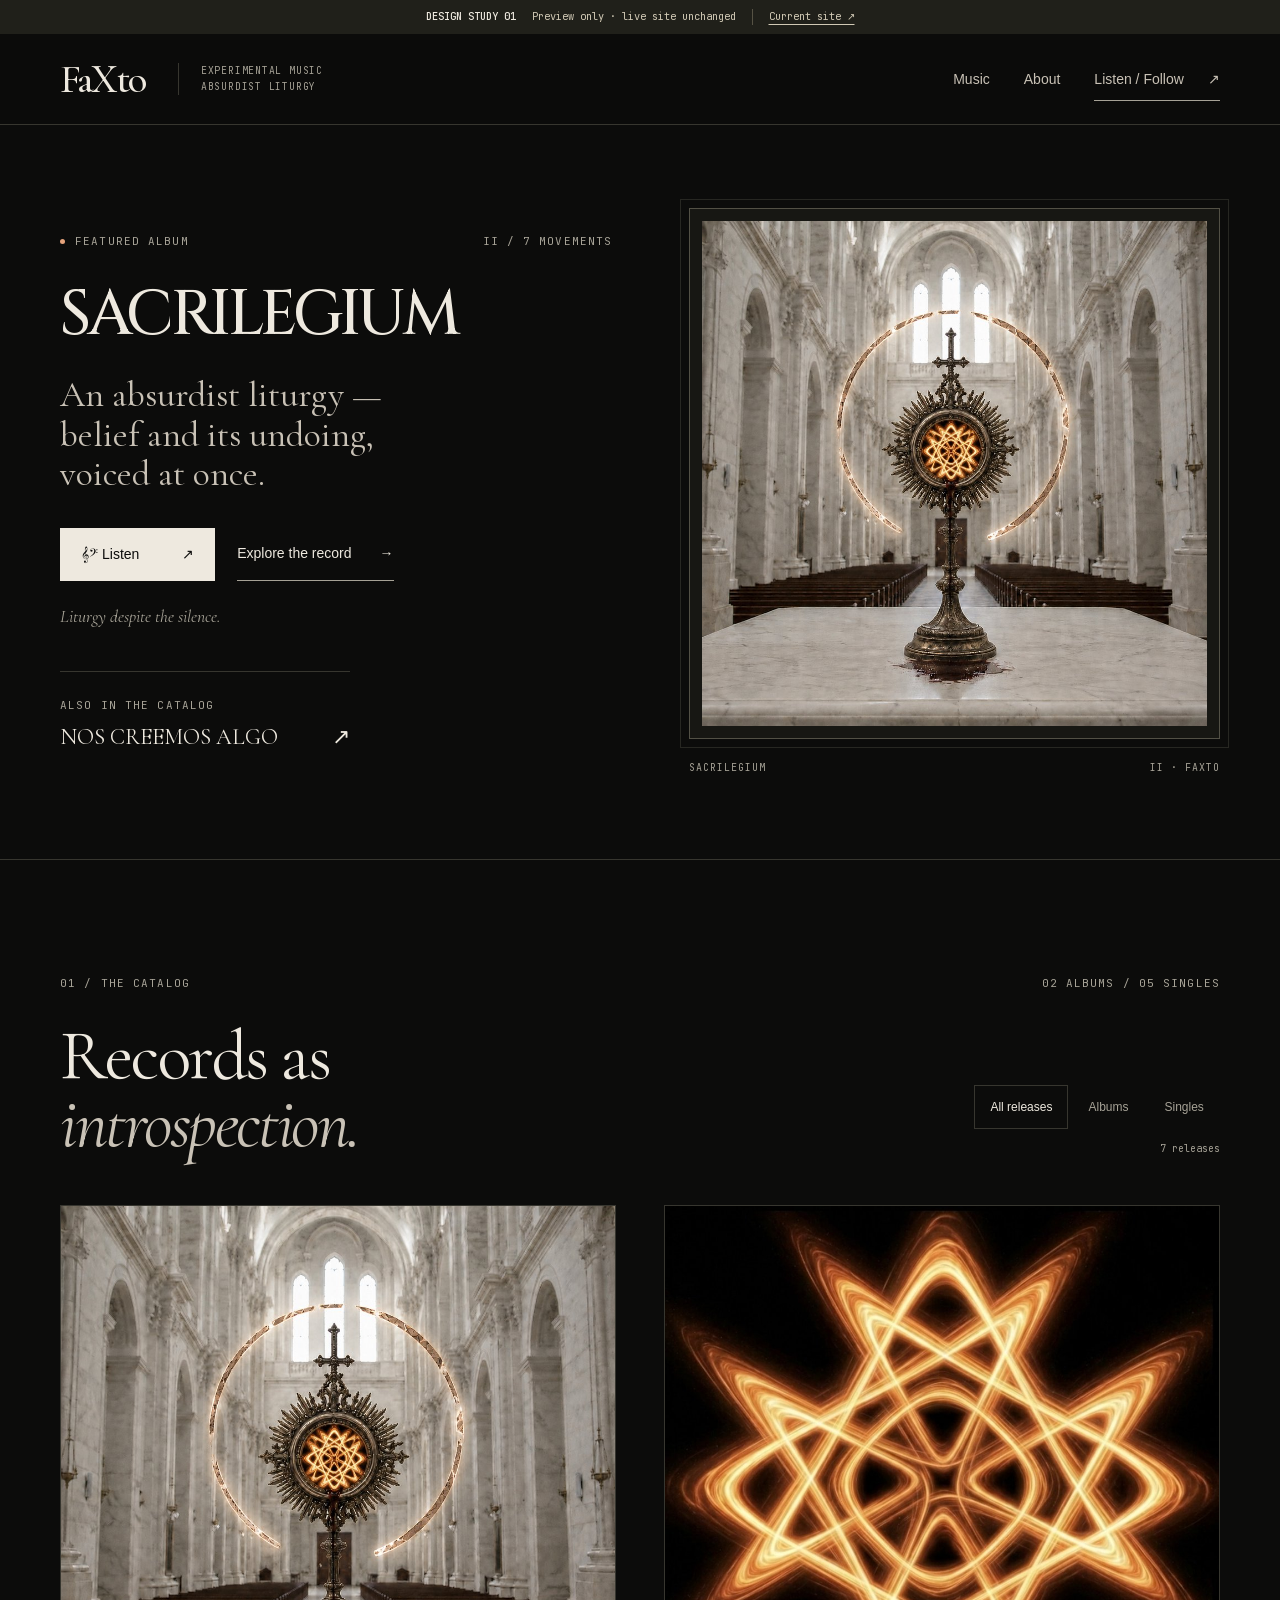
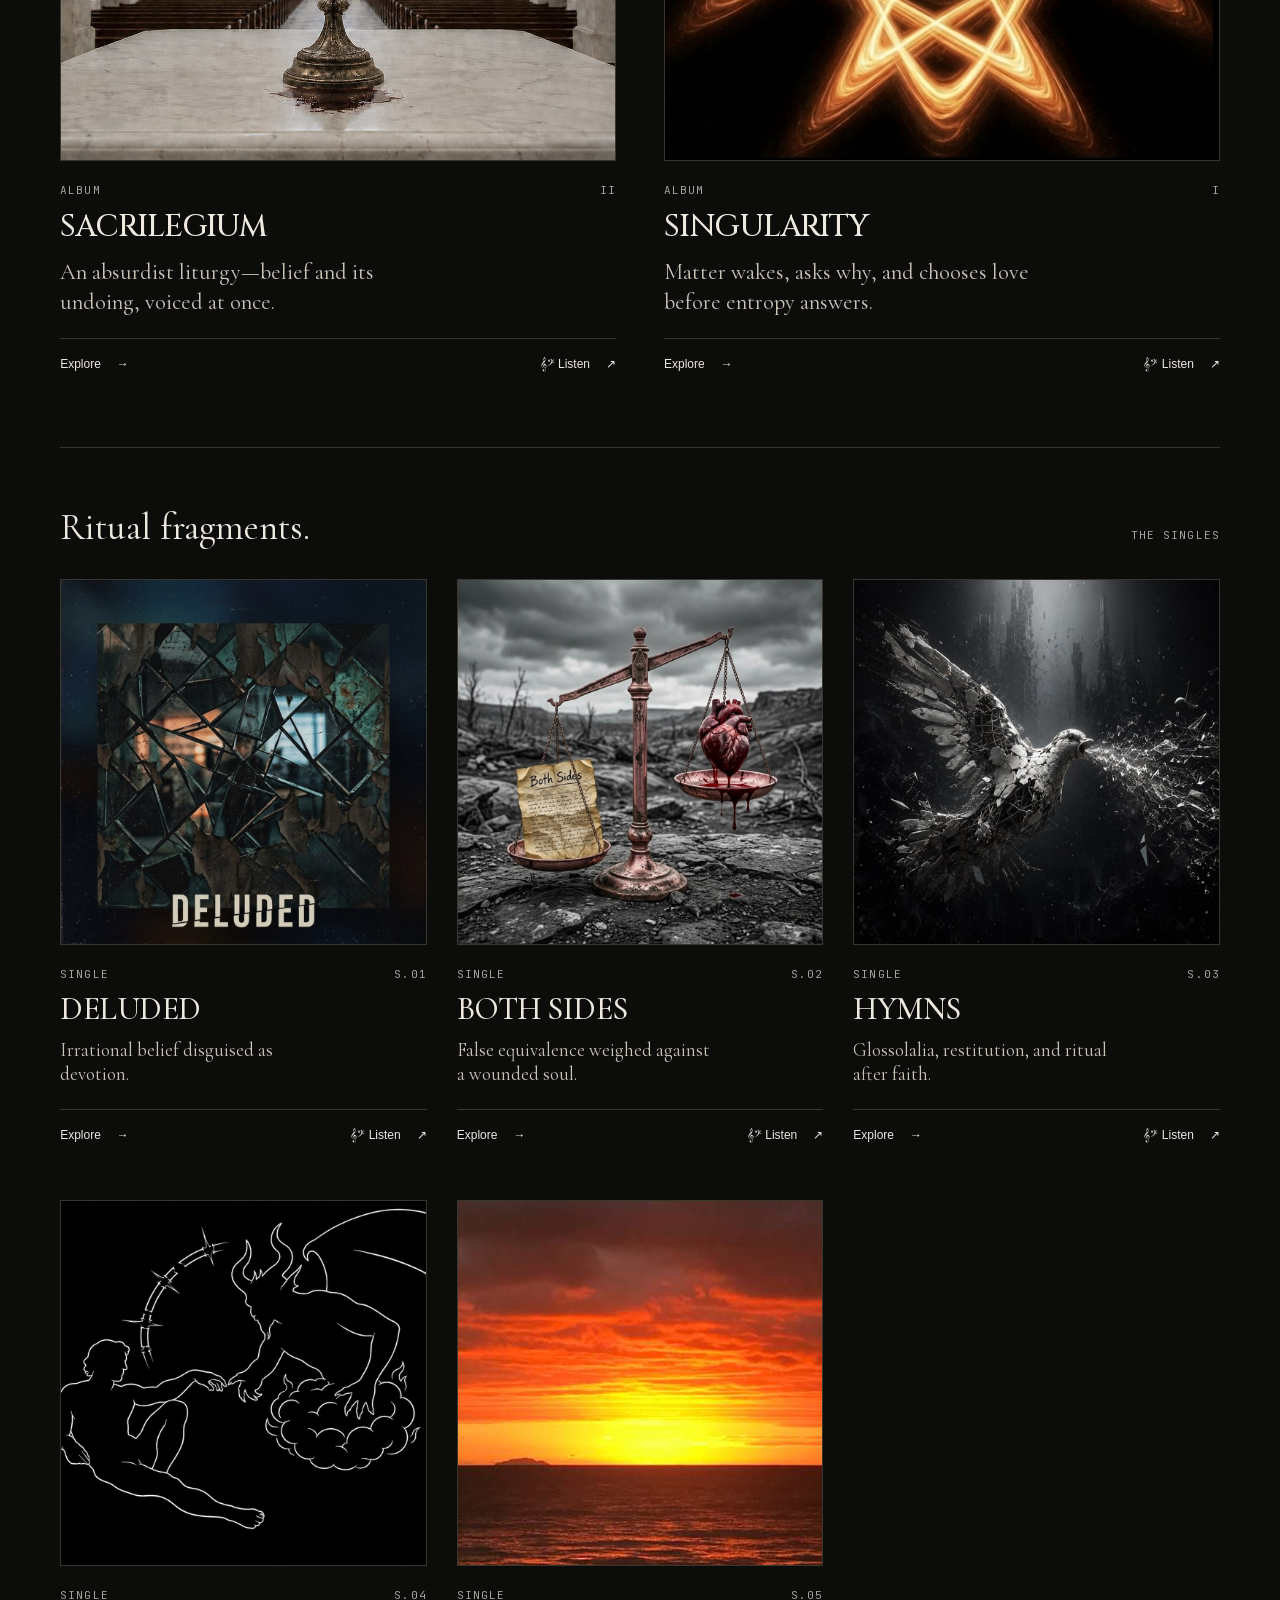
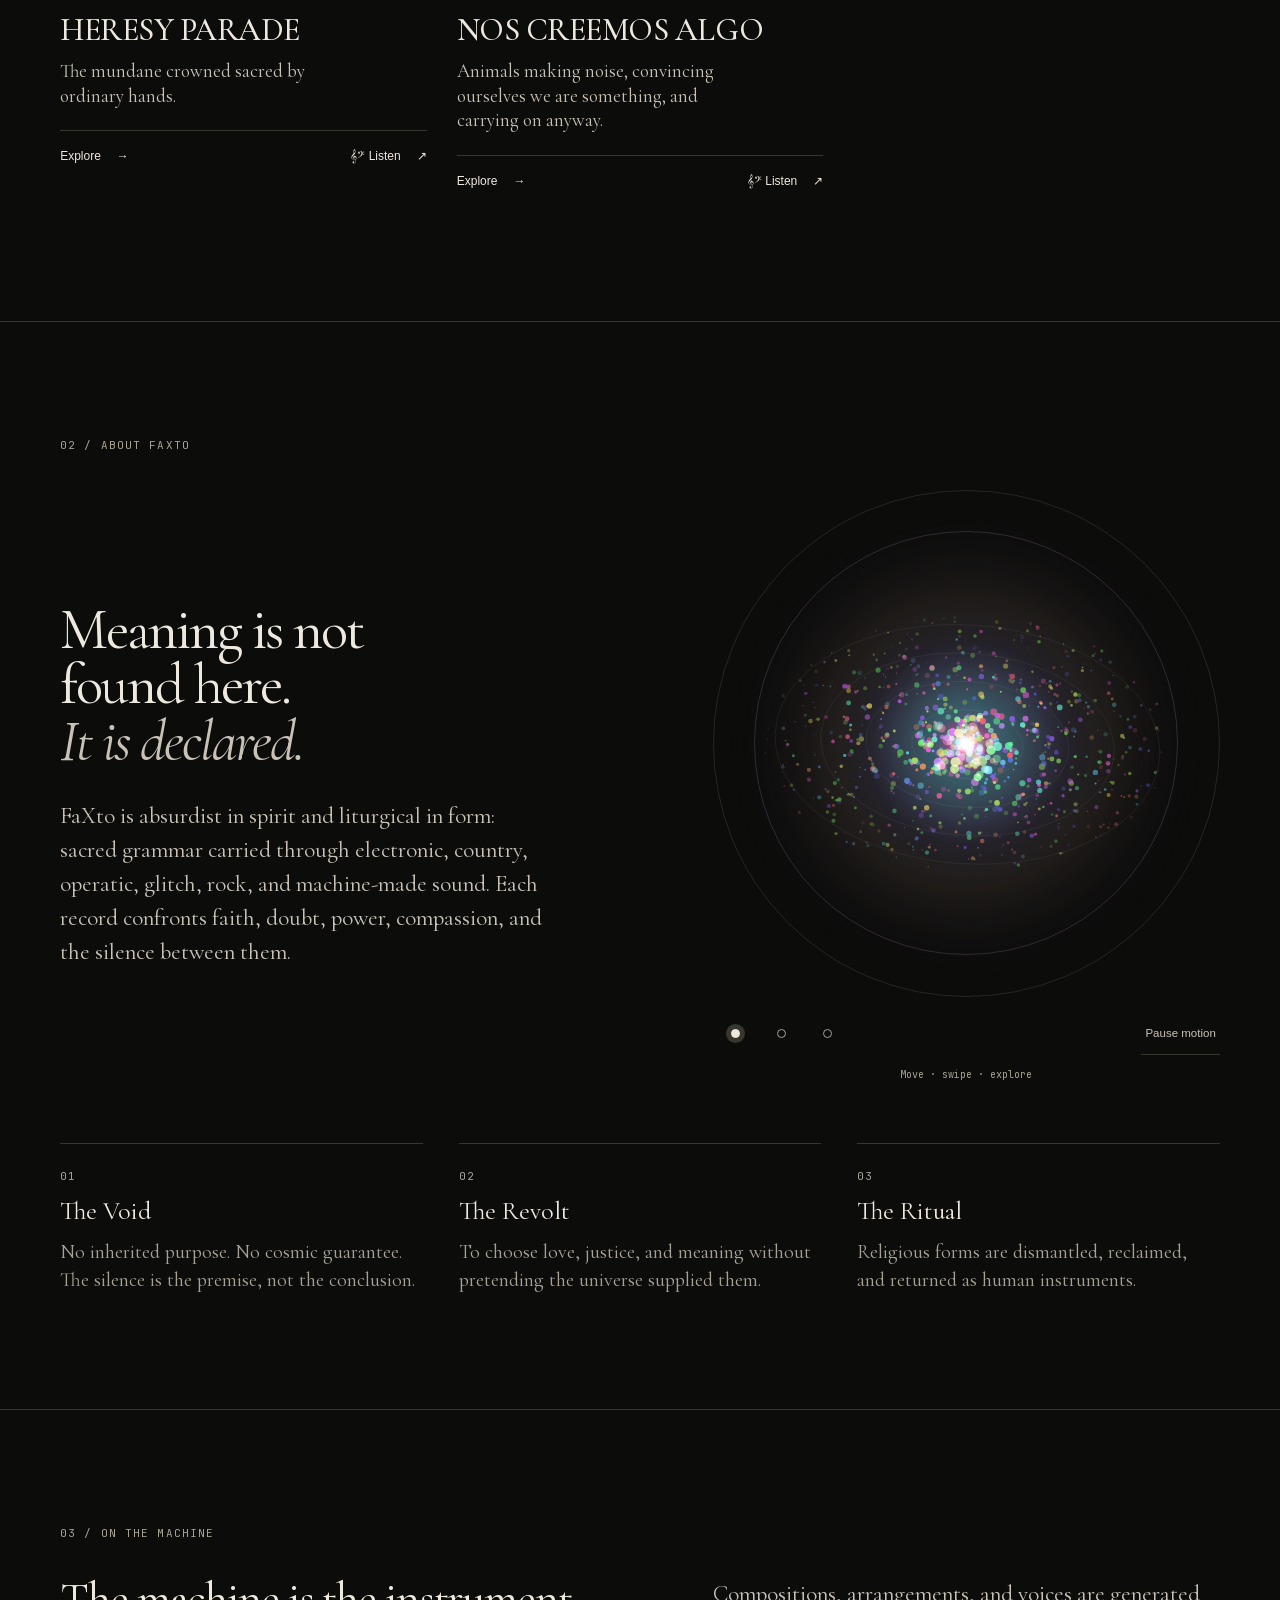
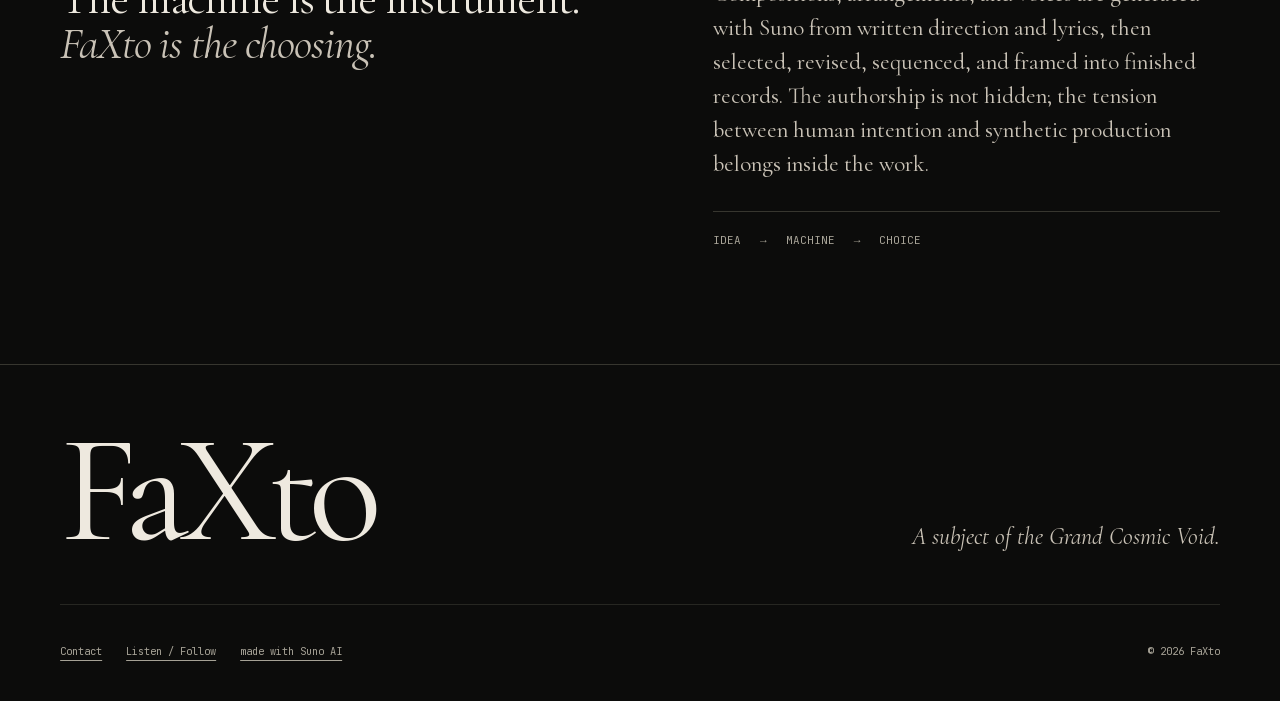
<file: index.html>
<!doctype html>
<html lang="en">
<head>
<meta charset="utf-8"><meta name="viewport" content="width=device-width, initial-scale=1"><meta name="theme-color" content="#0c0c0b">
<title>FaXto — Liturgy despite the silence.</title><meta name="description" content="FaXto is an experimental absurdist music project. Explore the records, lyrics and stories."><meta name="robots" content="noindex, nofollow">
<link rel="canonical" href="https://faxto.music/"><meta property="og:title" content="FaXto — Liturgy despite the silence."><meta property="og:description" content="FaXto is an experimental absurdist music project. Explore the records, lyrics and stories."><meta property="og:image" content="https://faxto.music/assets/sacrilegium.jpg"><meta property="og:url" content="https://faxto.music/"><meta property="og:type" content="website"><meta name="twitter:card" content="summary_large_image">
<link rel="icon" href="favicon.svg" type="image/svg+xml"><link rel="stylesheet" href="css/brand.css"><link rel="stylesheet" href="css/pilot.css">
</head>
<body class="pilot home-pilot">
<a class="skip" href="#main">Skip to the music</a>
<div class="preview-strip"><strong>DESIGN STUDY 01</strong><span>Preview only · live site unchanged</span><a href="https://faxto.music" target="_blank" rel="noopener">Current site ↗<span class="sr-only">, opens a new tab</span></a></div>
<header class="masthead"><div class="header-inner shell"><a class="brand" href="index.html" aria-label="FaXto home"><span class="brand-text">FaXto</span><span class="brand-note" aria-hidden="true">Experimental music<br>Absurdist liturgy</span></a><button class="menu-toggle" type="button" aria-expanded="false" aria-controls="primary-nav">Menu</button><nav id="primary-nav" class="main-nav" aria-label="Primary navigation"><a href="index.html#catalog">Music</a><a href="index.html#invocation">About</a><a class="nav-listen" href="links.html">Listen / Follow <span aria-hidden="true">↗</span></a></nav></div></header>
<main id="main">
  <section class="feature shell" aria-labelledby="feature-title">
    <div class="feature-copy">
      <p class="eyebrow"><span class="signal-dot" aria-hidden="true"></span> Featured album <span class="feature-index">II / 7 movements</span></p>
      <h1 id="feature-title">SACRILEGIUM</h1>
      <p class="feature-thesis">An absurdist liturgy — belief and its undoing, voiced at once.</p>
      <div class="actions">
        <a class="action action-primary" href="https://artists.landr.com/sacrilegium" target="_blank" rel="noopener"><span><span aria-hidden="true">𝄞𝄢</span> Listen</span><span aria-hidden="true">↗</span><span class="sr-only"> to SACRILEGIUM via LANDR, opens a new tab</span></a>
        <a class="action action-line" href="releases/sacrilegium.html">Explore the record <span aria-hidden="true">→</span></a>
      </div>
      <p class="feature-tagline">Liturgy despite the silence.</p>
      <a class="also-out" href="releases/nos-creemos-algo.html"><span class="eyebrow">Also in the catalog</span><span>NOS CREEMOS ALGO <span aria-hidden="true">↗</span></span></a>
    </div>
    <figure class="feature-art">
      <a class="cover-frame" href="releases/sacrilegium.html" aria-label="Explore SACRILEGIUM"><img src="assets/sacrilegium.jpg" alt="Sacrilegium cover — a monstrance on a marble altar" width="1000" height="1000" fetchpriority="high" decoding="async"></a>
      <figcaption><span>SACRILEGIUM</span><span>II · FaXto</span></figcaption>
    </figure>
  </section>
  <section class="catalog shell section" id="catalog" aria-labelledby="catalog-title">
    <div class="section-top"><p class="eyebrow">01 / The catalog</p><p class="eyebrow">02 albums / 05 singles</p></div>
    <div class="catalog-heading"><h2 id="catalog-title">Records as<br><em>introspection.</em></h2>
      <div class="catalog-controls"><div class="filters" role="group" aria-label="Filter releases" hidden>
        <button type="button" data-filter="all" aria-pressed="true">All releases</button><button type="button" data-filter="album" aria-pressed="false">Albums</button><button type="button" data-filter="single" aria-pressed="false">Singles</button>
      </div><p class="catalog-count" aria-live="polite" aria-atomic="true" data-catalog-count>7 releases</p></div>
    </div>
    <div class="album-grid catalog-group" data-group="album"><article class="release-card" data-release="sacrilegium" data-kind="album"><a class="card-art" href="releases/sacrilegium.html" aria-label="Explore SACRILEGIUM"><img src="assets/sacrilegium.jpg" alt="Sacrilegium cover — a monstrance on a marble altar" width="1000" height="1000" loading="lazy" decoding="async"></a><p class="card-label eyebrow"><span>album</span><span>II</span></p><h3><a href="releases/sacrilegium.html">SACRILEGIUM</a></h3><p class="card-description">An absurdist liturgy—belief and its undoing, voiced at once.</p><div class="card-actions"><a href="releases/sacrilegium.html">Explore <span aria-hidden="true">→</span><span class="sr-only"> SACRILEGIUM</span></a><a href="https://artists.landr.com/sacrilegium" target="_blank" rel="noopener"><span><span aria-hidden="true">𝄞𝄢</span> Listen</span><span aria-hidden="true">↗</span><span class="sr-only"> to SACRILEGIUM via LANDR, opens a new tab</span></a></div></article>
<article class="release-card" data-release="singularity" data-kind="album"><a class="card-art" href="releases/singularity.html" aria-label="Explore SINGULARITY"><img src="assets/singularity.jpg" alt="Singularity cover — a glowing orange singularity knot" width="1000" height="1000" loading="lazy" decoding="async"></a><p class="card-label eyebrow"><span>album</span><span>I</span></p><h3><a href="releases/singularity.html">SINGULARITY</a></h3><p class="card-description">Matter wakes, asks why, and chooses love before entropy answers.</p><div class="card-actions"><a href="releases/singularity.html">Explore <span aria-hidden="true">→</span><span class="sr-only"> SINGULARITY</span></a><a href="https://artists.landr.com/singularity" target="_blank" rel="noopener"><span><span aria-hidden="true">𝄞𝄢</span> Listen</span><span aria-hidden="true">↗</span><span class="sr-only"> to SINGULARITY via LANDR, opens a new tab</span></a></div></article></div>
    <div class="singles-heading" data-group="single"><h3>Ritual fragments.</h3><span class="eyebrow">The singles</span></div>
    <div class="single-grid catalog-group" data-group="single"><article class="release-card" data-release="deluded" data-kind="single"><a class="card-art" href="releases/deluded.html" aria-label="Explore DELUDED"><img src="assets/deluded.jpg" alt="Deluded cover — shattered mirror" width="1000" height="1000" loading="lazy" decoding="async"></a><p class="card-label eyebrow"><span>single</span><span>S.01</span></p><h3><a href="releases/deluded.html">DELUDED</a></h3><p class="card-description">Irrational belief disguised as devotion.</p><div class="card-actions"><a href="releases/deluded.html">Explore <span aria-hidden="true">→</span><span class="sr-only"> DELUDED</span></a><a href="https://artists.landr.com/deluded" target="_blank" rel="noopener"><span><span aria-hidden="true">𝄞𝄢</span> Listen</span><span aria-hidden="true">↗</span><span class="sr-only"> to DELUDED via LANDR, opens a new tab</span></a></div></article>
<article class="release-card" data-release="both-sides" data-kind="single"><a class="card-art" href="releases/both-sides.html" aria-label="Explore BOTH SIDES"><img src="assets/both-sides.jpg" alt="Both Sides cover — a scale weighing a heart against a page" width="1000" height="1000" loading="lazy" decoding="async"></a><p class="card-label eyebrow"><span>single</span><span>S.02</span></p><h3><a href="releases/both-sides.html">BOTH SIDES</a></h3><p class="card-description">False equivalence weighed against a wounded soul.</p><div class="card-actions"><a href="releases/both-sides.html">Explore <span aria-hidden="true">→</span><span class="sr-only"> BOTH SIDES</span></a><a href="https://artists.landr.com/faxto.both-sides" target="_blank" rel="noopener"><span><span aria-hidden="true">𝄞𝄢</span> Listen</span><span aria-hidden="true">↗</span><span class="sr-only"> to BOTH SIDES via LANDR, opens a new tab</span></a></div></article>
<article class="release-card" data-release="hymns" data-kind="single"><a class="card-art" href="releases/hymns.html" aria-label="Explore HYMNS"><img src="assets/hymns.jpg" alt="Hymns cover — a shattering mechanical dove" width="1000" height="1000" loading="lazy" decoding="async"></a><p class="card-label eyebrow"><span>single</span><span>S.03</span></p><h3><a href="releases/hymns.html">HYMNS</a></h3><p class="card-description">Glossolalia, restitution, and ritual after faith.</p><div class="card-actions"><a href="releases/hymns.html">Explore <span aria-hidden="true">→</span><span class="sr-only"> HYMNS</span></a><a href="https://artists.landr.com/hymns" target="_blank" rel="noopener"><span><span aria-hidden="true">𝄞𝄢</span> Listen</span><span aria-hidden="true">↗</span><span class="sr-only"> to HYMNS via LANDR, opens a new tab</span></a></div></article>
<article class="release-card" data-release="heresy-parade" data-kind="single"><a class="card-art" href="releases/heresy-parade.html" aria-label="Explore HERESY PARADE"><img src="assets/heresy-parade.jpg" alt="Heresy Parade cover — line drawing of Adam reaching to a horned figure" width="1000" height="1000" loading="lazy" decoding="async"></a><p class="card-label eyebrow"><span>single</span><span>S.04</span></p><h3><a href="releases/heresy-parade.html">HERESY PARADE</a></h3><p class="card-description">The mundane crowned sacred by ordinary hands.</p><div class="card-actions"><a href="releases/heresy-parade.html">Explore <span aria-hidden="true">→</span><span class="sr-only"> HERESY PARADE</span></a><a href="https://artists.landr.com/heresy-parade" target="_blank" rel="noopener"><span><span aria-hidden="true">𝄞𝄢</span> Listen</span><span aria-hidden="true">↗</span><span class="sr-only"> to HERESY PARADE via LANDR, opens a new tab</span></a></div></article>
<article class="release-card" data-release="nos-creemos-algo" data-kind="single"><a class="card-art" href="releases/nos-creemos-algo.html" aria-label="Explore NOS CREEMOS ALGO"><img src="assets/nos-creemos-algo.jpg" alt="Nos Creemos Algo cover — a blazing orange sunset over a dark sea horizon with a small island silhouette" width="420" height="420" loading="lazy" decoding="async"></a><p class="card-label eyebrow"><span>single</span><span>S.05</span></p><h3><a href="releases/nos-creemos-algo.html">NOS CREEMOS ALGO</a></h3><p class="card-description">Animals making noise, convincing ourselves we are something, and carrying on anyway.</p><div class="card-actions"><a href="releases/nos-creemos-algo.html">Explore <span aria-hidden="true">→</span><span class="sr-only"> NOS CREEMOS ALGO</span></a><a href="https://release.landr.com/nos-creemos-algo" target="_blank" rel="noopener"><span><span aria-hidden="true">𝄞𝄢</span> Listen</span><span aria-hidden="true">↗</span><span class="sr-only"> to NOS CREEMOS ALGO via LANDR, opens a new tab</span></a></div></article></div>
  </section>
  <section class="invocation shell section" id="invocation" aria-labelledby="invocation-title">
    <p class="eyebrow">02 / About FaXto</p>
    <div class="invocation-grid">
      <div class="invocation-copy"><h2 id="invocation-title">Meaning is not found here.<br><em>It is declared.</em></h2><p class="reading">FaXto is absurdist in spirit and liturgical in form: sacred grammar carried through electronic, country, operatic, glitch, rock, and machine-made sound. Each record confronts faith, doubt, power, compassion, and the silence between them.</p></div>
      <div class="field-panel">
        <div class="cosmic-field" data-cosmic-field tabindex="0" role="group" aria-label="Interactive cosmic field" aria-describedby="field-help"><canvas aria-hidden="true"></canvas><noscript><p class="field-fallback">A subject of the<br><em>Grand Cosmic Void.</em></p></noscript></div>
        <div class="field-toolbar" hidden><div class="field-modes" role="group" aria-label="Visual modes"><button type="button" data-cosmic-mode="0" aria-label="Visual mode 1" aria-pressed="true"><span></span></button><button type="button" data-cosmic-mode="1" aria-label="Visual mode 2" aria-pressed="false"><span></span></button><button type="button" data-cosmic-mode="2" aria-label="Visual mode 3" aria-pressed="false"><span></span></button></div><button type="button" class="motion-toggle" data-motion-toggle aria-pressed="false">Pause motion</button></div>
        <p class="field-hint">Move · swipe · explore</p><p id="field-help" class="sr-only">Move the pointer to disturb the field. Swipe horizontally, choose a visual mode, or use the left and right arrow keys while the field is focused. Motion can be paused.</p>
      </div>
    </div>
    <div class="tenets"><article><span class="eyebrow">01</span><h3>The Void</h3><p>No inherited purpose. No cosmic guarantee. The silence is the premise, not the conclusion.</p></article><article><span class="eyebrow">02</span><h3>The Revolt</h3><p>To choose love, justice, and meaning without pretending the universe supplied them.</p></article><article><span class="eyebrow">03</span><h3>The Ritual</h3><p>Religious forms are dismantled, reclaimed, and returned as human instruments.</p></article></div>
  </section>
  <section class="method shell section" id="method" aria-labelledby="method-title"><p class="eyebrow">03 / On the machine</p><div class="method-grid"><h2 id="method-title">The machine is the instrument.<br><em>FaXto is the choosing.</em></h2><div><p class="reading">Compositions, arrangements, and voices are generated with Suno from written direction and lyrics, then selected, revised, sequenced, and framed into finished records. The authorship is not hidden; the tension between human intention and synthetic production belongs inside the work.</p><p class="method-sequence"><span>Idea</span><span aria-hidden="true">→</span><span>Machine</span><span aria-hidden="true">→</span><span>Choice</span></p></div></div></section>
</main>
<footer class="site-footer shell"><div class="footer-top"><a class="footer-brand" href="index.html" aria-label="FaXto home">FaXto</a><p class="footer-tagline">A subject of the Grand Cosmic Void.</p></div><div class="footer-bottom"><nav aria-label="Footer navigation"><a href="mailto:faxto.music@gmail.com">Contact</a><a href="links.html">Listen / Follow</a><a href="disclosure.html">made with Suno AI</a></nav><span>© 2026 FaXto</span></div></footer>
<script src="js/pilot.js" defer></script>
<script src="js/pilot-field.js" defer></script>
</body>
</html>
</file>
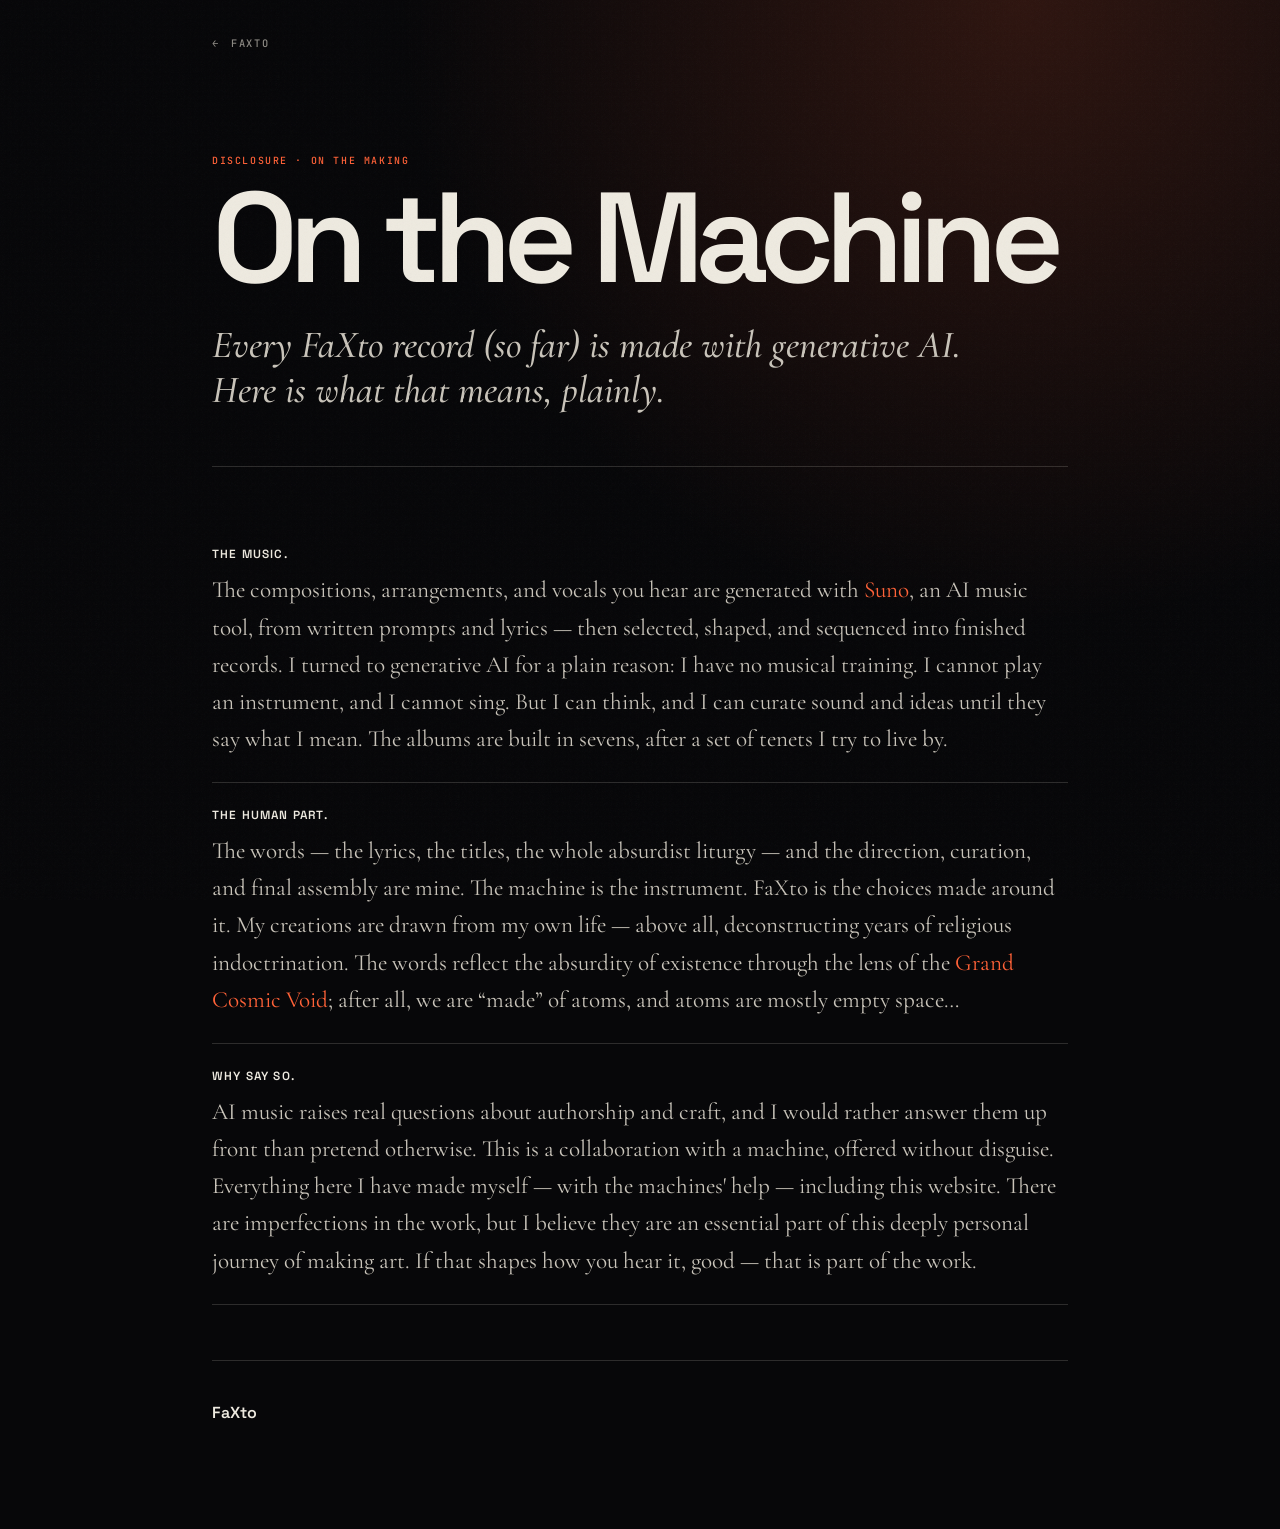
<file: disclosure.html>
<!DOCTYPE html>

<html lang="en">
<head>
<meta charset="utf-8"/>
<meta content="width=device-width, initial-scale=1" name="viewport"/>
<title>FaXto — On the Machine</title>
<meta content="How FaXto music is made — an honest disclosure of the AI tools behind the records." name="description"/>
<link href="favicon.svg" rel="icon" type="image/svg+xml"/>
<link href="https://fonts.googleapis.com" rel="preconnect"/>
<link crossorigin="" href="https://fonts.gstatic.com" rel="preconnect"/>
<link href="https://fonts.googleapis.com/css2?family=Cinzel:wght@400;500;600;700&amp;family=Cormorant+Garamond:ital,wght@0,400;0,500;1,400;1,500&amp;family=JetBrains+Mono:wght@400;500&amp;display=swap" rel="stylesheet"/>

<link href="css/common.css" rel="stylesheet"/><link href="css/disclosure.css" rel="stylesheet"/></head>
<body class="disclosure-page">
<div class="wrap">
<header class="rel-top">
<a class="back mono" href="index.html"><span class="arr-l">←</span> FaXto</a>
</header>
<header class="disc-head">
<div class="disc-kicker mono">disclosure · on the making</div>
<h1 class="disc-title">On the Machine</h1>
<p class="disc-lead">Every FaXto record (so far) is made with generative AI. Here is what that means, plainly.</p>
</header>
<section class="disc-body">
<p><span class="lede">The music.</span>The compositions, arrangements, and vocals you hear are generated with <span class="gild">Suno</span>, an AI music tool, from written prompts and lyrics — then selected, shaped, and sequenced into finished records. I turned to generative AI for a plain reason: I have no musical training. I cannot play an instrument, and I cannot sing. But I can think, and I can curate sound and ideas until they say what I mean. The albums are built in sevens, after a set of tenets I try to live by.</p>
<p><span class="lede">The human part.</span>The words — the lyrics, the titles, the whole absurdist liturgy — and the direction, curation, and final assembly are mine. The machine is the instrument. FaXto is the choices made around it. My creations are drawn from my own life — above all, deconstructing years of religious indoctrination. The words reflect the absurdity of existence through the lens of the <span class="gild">Grand Cosmic Void</span>; after all, we are “made” of atoms, and atoms are mostly empty space…</p>
<p><span class="lede">Why say so.</span>AI music raises real questions about authorship and craft, and I would rather answer them up front than pretend otherwise. This is a collaboration with a machine, offered without disguise. Everything here I have made myself — with the machines' help — including this website. There are imperfections in the work, but I believe they are an essential part of this deeply personal journey of making art. If that shapes how you hear it, good — that is part of the work.</p>
</section>
<footer class="disc-foot">
<a href="index.html">FaXto</a>
</footer>
</div>
</body>
</html>
</file>
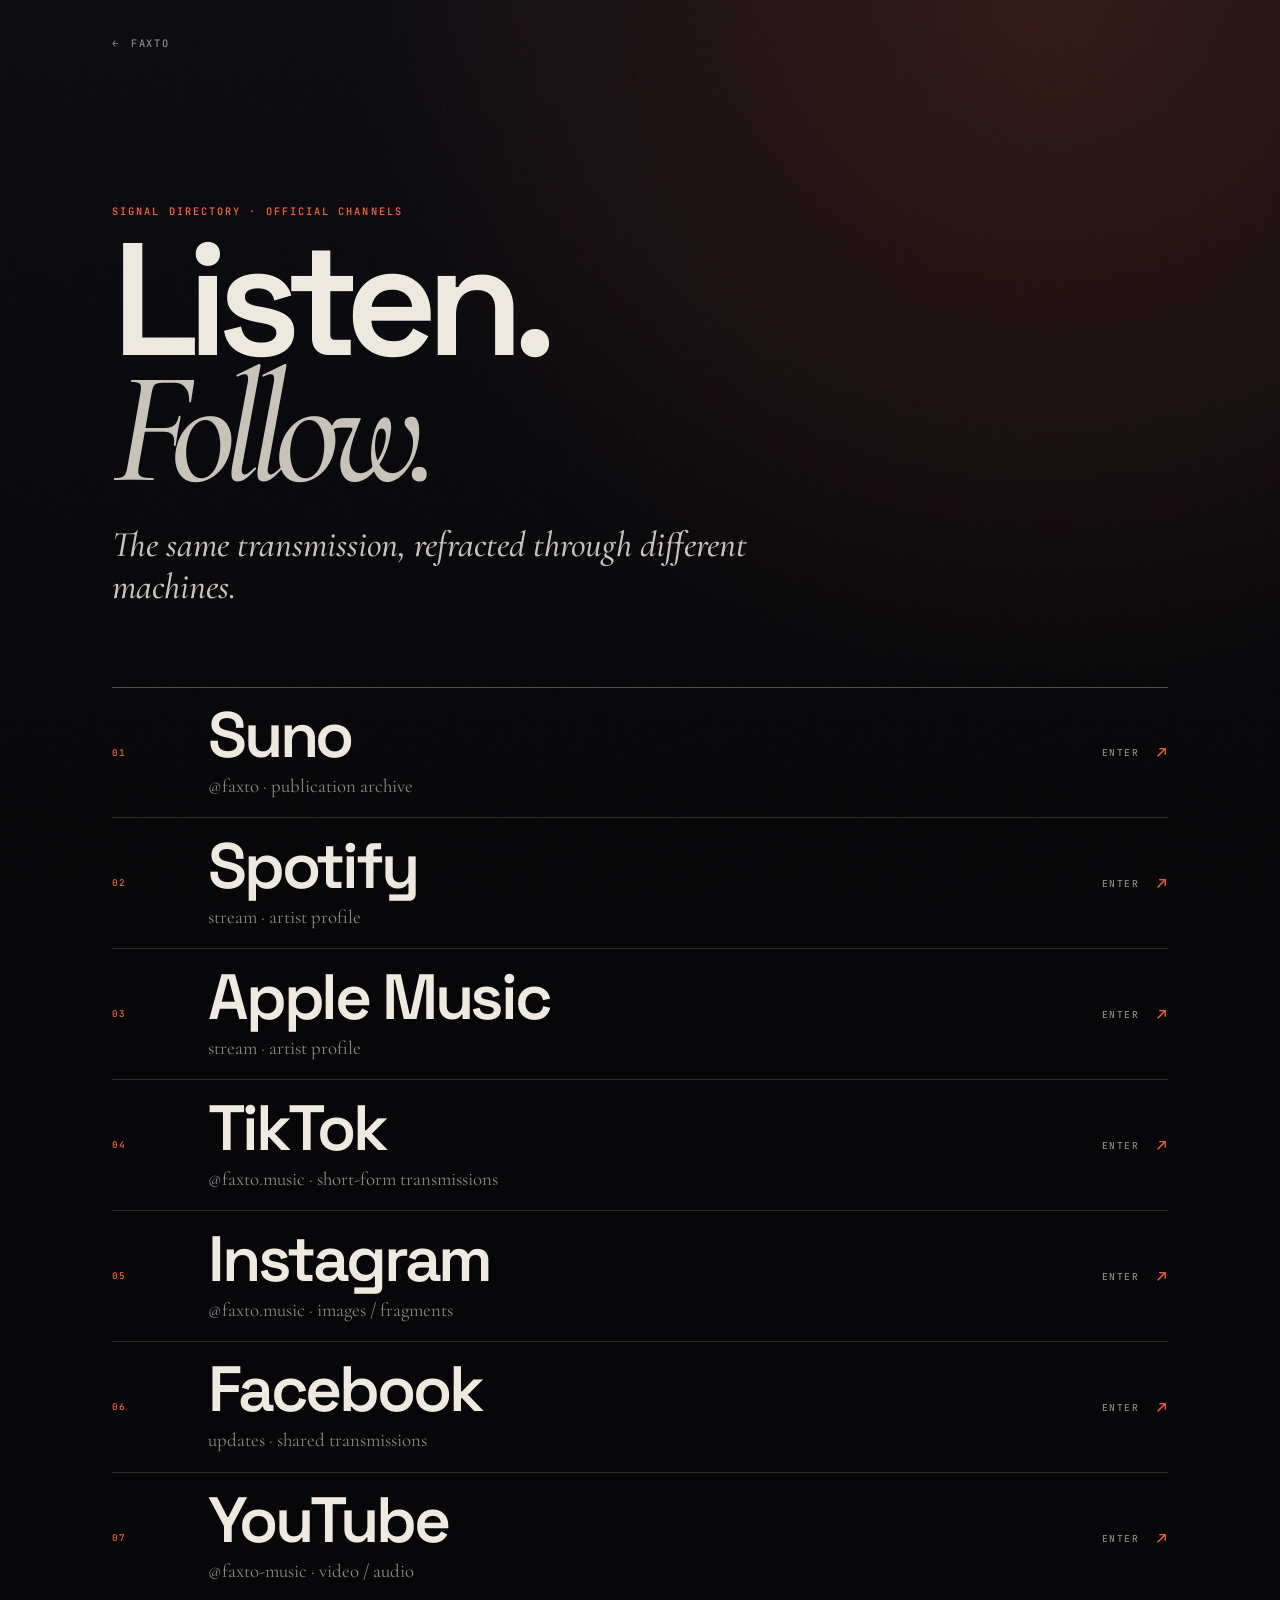
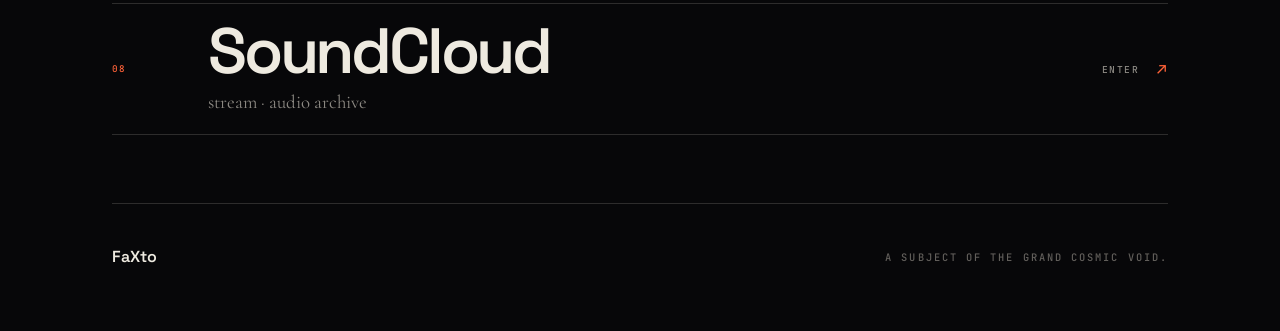
<file: links.html>
<!DOCTYPE html>
<html lang="en">
<head>
  <meta charset="utf-8">
  <meta name="viewport" content="width=device-width, initial-scale=1">
  <meta name="theme-color" content="#070709">
  <title>FaXto — Listen / Follow</title>
  <meta name="description" content="Find FaXto on Suno, Spotify, Apple Music, TikTok, Instagram, Facebook, YouTube, and SoundCloud.">
  <link rel="icon" href="favicon.svg" type="image/svg+xml">
  <link rel="stylesheet" href="css/common.css">
  <link rel="stylesheet" href="css/links.css">
</head>
<body class="links-page">
  <a class="skip-link" href="#main">Skip to links</a>

  <div class="wrap">
    <header class="rel-top">
      <a class="back mono" href="index.html"><span class="arr-l" aria-hidden="true">←</span> FaXto</a>
    </header>

    <main id="main">
      <header class="links-head">
        <p class="links-kicker mono">signal directory · official channels</p>
        <h1>Listen.<br><em>Follow.</em></h1>
        <p class="links-lead">The same transmission, refracted through different machines.</p>
      </header>

      <section class="link-directory" aria-label="FaXto social and streaming profiles">
        <a class="platform-link" href="https://suno.com/@faxto" target="_blank" rel="noopener">
          <span class="platform-no">01</span>
          <span class="platform-copy"><strong>Suno</strong><small>@faxto · publication archive</small></span>
          <span class="platform-action">Enter <b aria-hidden="true">↗</b></span>
        </a>

        <a class="platform-link" href="https://open.spotify.com/artist/7v3TDgyyH9nCWJHdAFY1kE?si=naYal6JPR2KfCgIgb3_fag" target="_blank" rel="noopener">
          <span class="platform-no">02</span>
          <span class="platform-copy"><strong>Spotify</strong><small>stream · artist profile</small></span>
          <span class="platform-action">Enter <b aria-hidden="true">↗</b></span>
        </a>

        <a class="platform-link" href="https://music.apple.com/us/artist/faxto/1882462363" target="_blank" rel="noopener">
          <span class="platform-no">03</span>
          <span class="platform-copy"><strong>Apple Music</strong><small>stream · artist profile</small></span>
          <span class="platform-action">Enter <b aria-hidden="true">↗</b></span>
        </a>

        <a class="platform-link" href="https://www.tiktok.com/@faxto.music?_r=1&amp;_t=ZP-98r2RnM2CX1" target="_blank" rel="noopener">
          <span class="platform-no">04</span>
          <span class="platform-copy"><strong>TikTok</strong><small>@faxto.music · short-form transmissions</small></span>
          <span class="platform-action">Enter <b aria-hidden="true">↗</b></span>
        </a>

        <a class="platform-link" href="https://www.instagram.com/faxto.music?igsh=MWl0OHFkdnl5aGQ0eA%3D%3D&amp;igsi=MWl0OHFkdnl5aGQ0eA%3D%3D&amp;utm_source=qr" target="_blank" rel="noopener">
          <span class="platform-no">05</span>
          <span class="platform-copy"><strong>Instagram</strong><small>@faxto.music · images / fragments</small></span>
          <span class="platform-action">Enter <b aria-hidden="true">↗</b></span>
        </a>

        <a class="platform-link" href="https://www.facebook.com/share/1BjZJ2yn5a/?mibextid=wwXIfr" target="_blank" rel="noopener">
          <span class="platform-no">06</span>
          <span class="platform-copy"><strong>Facebook</strong><small>updates · shared transmissions</small></span>
          <span class="platform-action">Enter <b aria-hidden="true">↗</b></span>
        </a>

        <a class="platform-link" href="https://youtube.com/@faxto-music?si=l1tz6DIAxOXtIKQQ" target="_blank" rel="noopener">
          <span class="platform-no">07</span>
          <span class="platform-copy"><strong>YouTube</strong><small>@faxto-music · video / audio</small></span>
          <span class="platform-action">Enter <b aria-hidden="true">↗</b></span>
        </a>

        <a class="platform-link" href="https://on.soundcloud.com/wr0KaeMVTI7fLkULK8" target="_blank" rel="noopener">
          <span class="platform-no">08</span>
          <span class="platform-copy"><strong>SoundCloud</strong><small>stream · audio archive</small></span>
          <span class="platform-action">Enter <b aria-hidden="true">↗</b></span>
        </a>
      </section>
    </main>

    <footer class="links-foot">
      <a href="index.html">FaXto</a>
      <span class="mono">A subject of the Grand Cosmic Void.</span>
    </footer>
  </div>
</body>
</html>
</file>
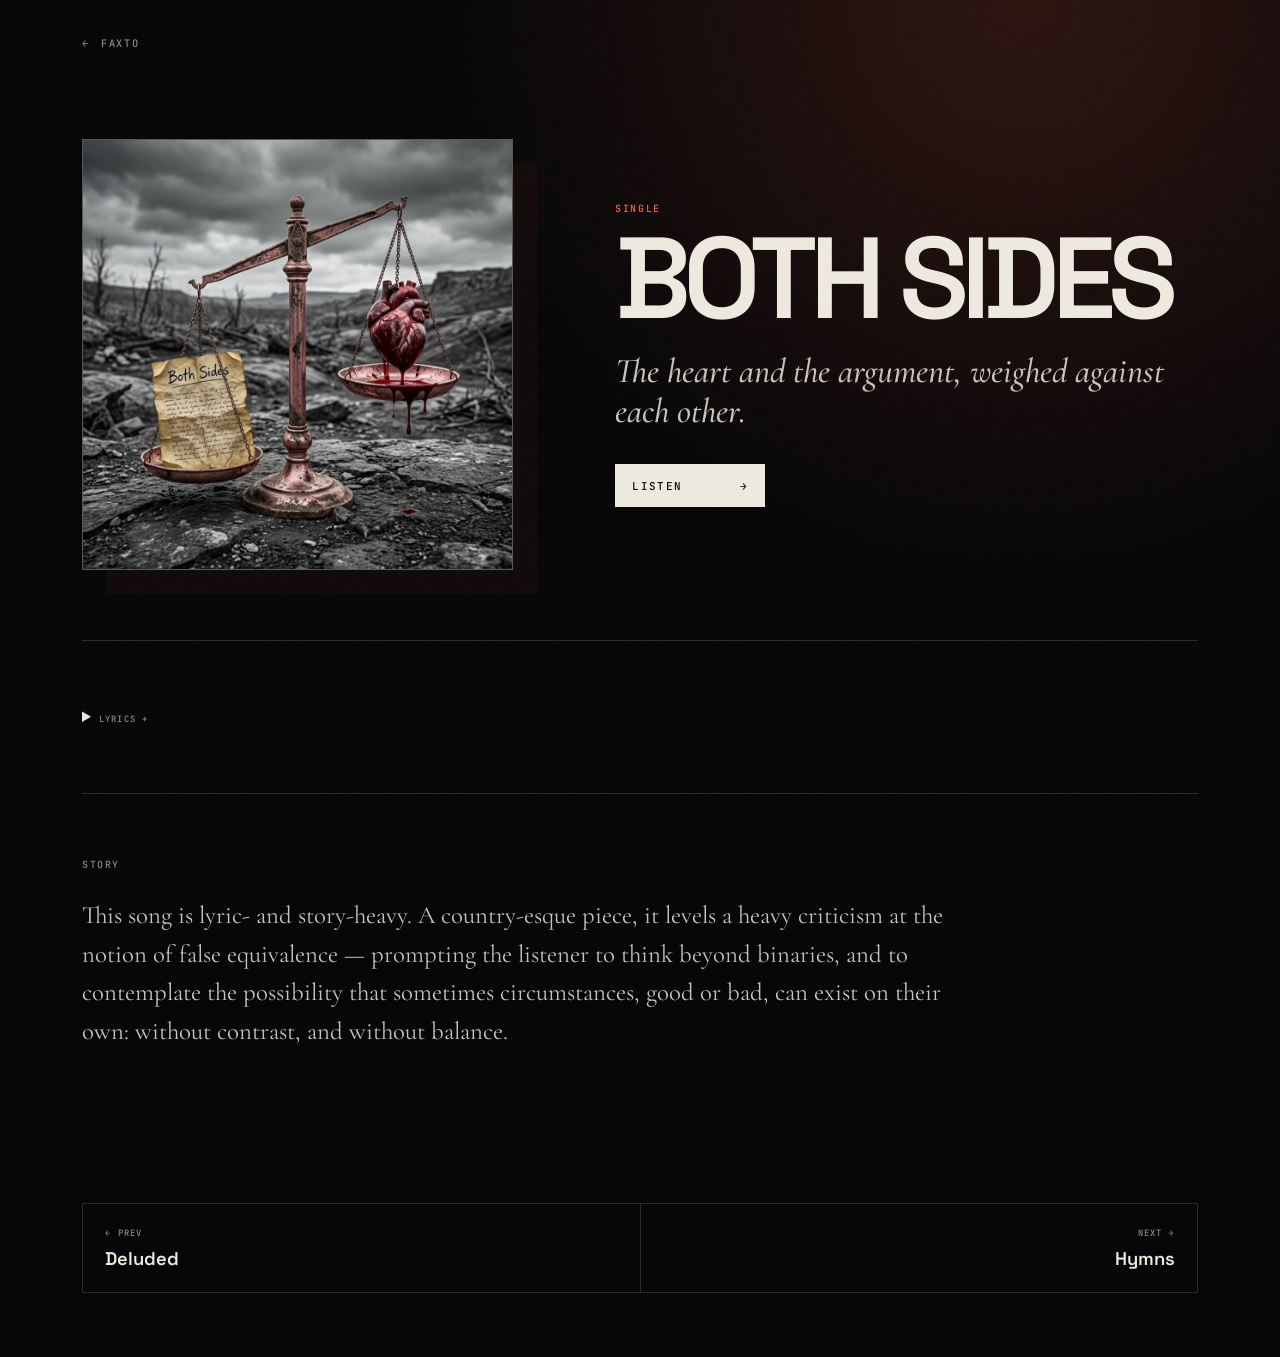
<file: releases/both-sides.html>
<!DOCTYPE html>

<html lang="en">
<head>
<meta charset="utf-8"/>
<meta content="width=device-width, initial-scale=1" name="viewport"/>
<title>FaXto — BOTH SIDES</title>
<meta content="BOTH SIDES by FaXto — The heart and the argument, weighed against each other." name="description"/>
<link href="../favicon.svg" rel="icon" type="image/svg+xml"/>
<link href="https://fonts.googleapis.com" rel="preconnect"/>
<link crossorigin="" href="https://fonts.gstatic.com" rel="preconnect"/>
<link href="https://fonts.googleapis.com/css2?family=Cinzel:wght@400;500;600;700&amp;family=Cormorant+Garamond:ital,wght@0,400;0,500;1,400;1,500&amp;family=JetBrains+Mono:wght@400;500&amp;display=swap" rel="stylesheet"/>

<link href="../css/common.css" rel="stylesheet"/><link href="../css/release.css" rel="stylesheet"/></head>
<body class="release-page">
<div class="wrap">
<header class="rel-top">
<a class="back mono" href="../index.html"><span class="arr-l">←</span> FaXto</a>
</header>
<article>
<div class="rel-hero">
<img alt="Both Sides cover — a scale weighing a heart against a page" class="rel-cover" decoding="async" height="1000" src="../assets/both-sides.jpg" width="1000"/>
<div class="rel-head">
<div class="rel-kicker mono">single</div>
<h1 class="rel-title">BOTH SIDES</h1>
<p class="rel-blurb">The heart and the argument, weighed against each other.</p>
<a class="listen" href="https://artists.landr.com/faxto.both-sides" rel="noopener" target="_blank">Listen <span class="arr">→</span></a>
</div>
</div>
<section class="rel-section">
<details class="lyr">
<summary><span class="lyr-hint mono">lyrics</span></summary>
<div class="lyrics">You say: "both sides"
I say: "hold on"
You say: "all things matter"
But I know you're wrong

One event
Many stories
Not enough?
I worry

(Ooh... ooh... ooh...)
(Ooh... ooh... ooh...)

Looking for opposites
Making things up
Being a contrarian
You ain't giving up

You say: "both sides"
I say: "no way"
Truth gets lost
When the facts go astray
Spin that coin
Let it roll and roll
But I know the weight
Of a wounded soul

"Both sides"
"Both sides"
That's how it goes
But one side's bleeding
And everyone should know

You say: "calm down"
I say: "wake up"
They call it noise
But I call their bluff

When the line's drawn crooked
They say: "it's fine"
But you can't heal a fracture
By blurring red lines

They build high fences
Out of whatabouts
Turn real people's pain
Into pundits' shouts

Say "let's be neutral"
Like it's some crown
But standing in the middle
Still keeps people down

You say: "both sides"
I say: "no way"
Truth gets lost
When the facts go astray
Spin that coin
Let it roll and roll
But I know the weight
Of a wounded soul

"Both sides"
"Both sides"
The story goes
But one side's bleeding
And everyone should know

You say: "who can tell?"
I say: "we can"
Just follow the money
You'll find blood on hands

They'll flood the airwaves
Rewrite the frame
Call it a debate
While they fix the game

Say "it's complicated"
Sure, that's true
But they weaponize doubt
Just to silence you

When the smoke screen rises
Don't look away
'Cause picking no position
Still decides the day

If every fire's
Just heat on both sides
Who counts the bodies?
Who buries the lies?

When balance means
Weighing truth with spin
The scale breaks down
And the bad ones win

You say: "both sides"
I say: "no way"
Truth gets lost
When the facts go astray

Spin that coin
Let it roll and roll
But I know the weight
Of a wounded soul

"Both sides"
"Both sides"
That's how it goes
(Ooh...)
But one side's bleeding
And everyone should know
And everyone should know

You say: "both sides"
I say: "look close"
Follow the hurt
To the ones disposed

They'll call it a tie
In a rigged-up show
But the side that's lying
Is the side you know</div>
</details>
</section>
<section class="rel-section">
<div class="eyebrow mono"><span>story</span></div>
<div class="lead">
<p>This song is lyric- and story-heavy. A country-esque piece, it levels a heavy criticism at the notion of false equivalence — prompting the listener to think beyond binaries, and to contemplate the possibility that sometimes circumstances, good or bad, can exist on their own: without contrast, and without balance.</p>
</div>
</section>
<!-- content:nav — prev / next in catalog order -->
<nav aria-label="Release navigation" class="rel-nav">
<a class="prev" href="deluded.html">
<span class="dir mono"><span class="arr">←</span> prev</span>
<span class="rn-title">Deluded</span>
</a>
<a class="next" href="hymns.html">
<span class="dir mono">next <span class="arr">→</span></span>
<span class="rn-title">Hymns</span>
</a>
</nav>
</article>
</div>
</body>
</html>
</file>
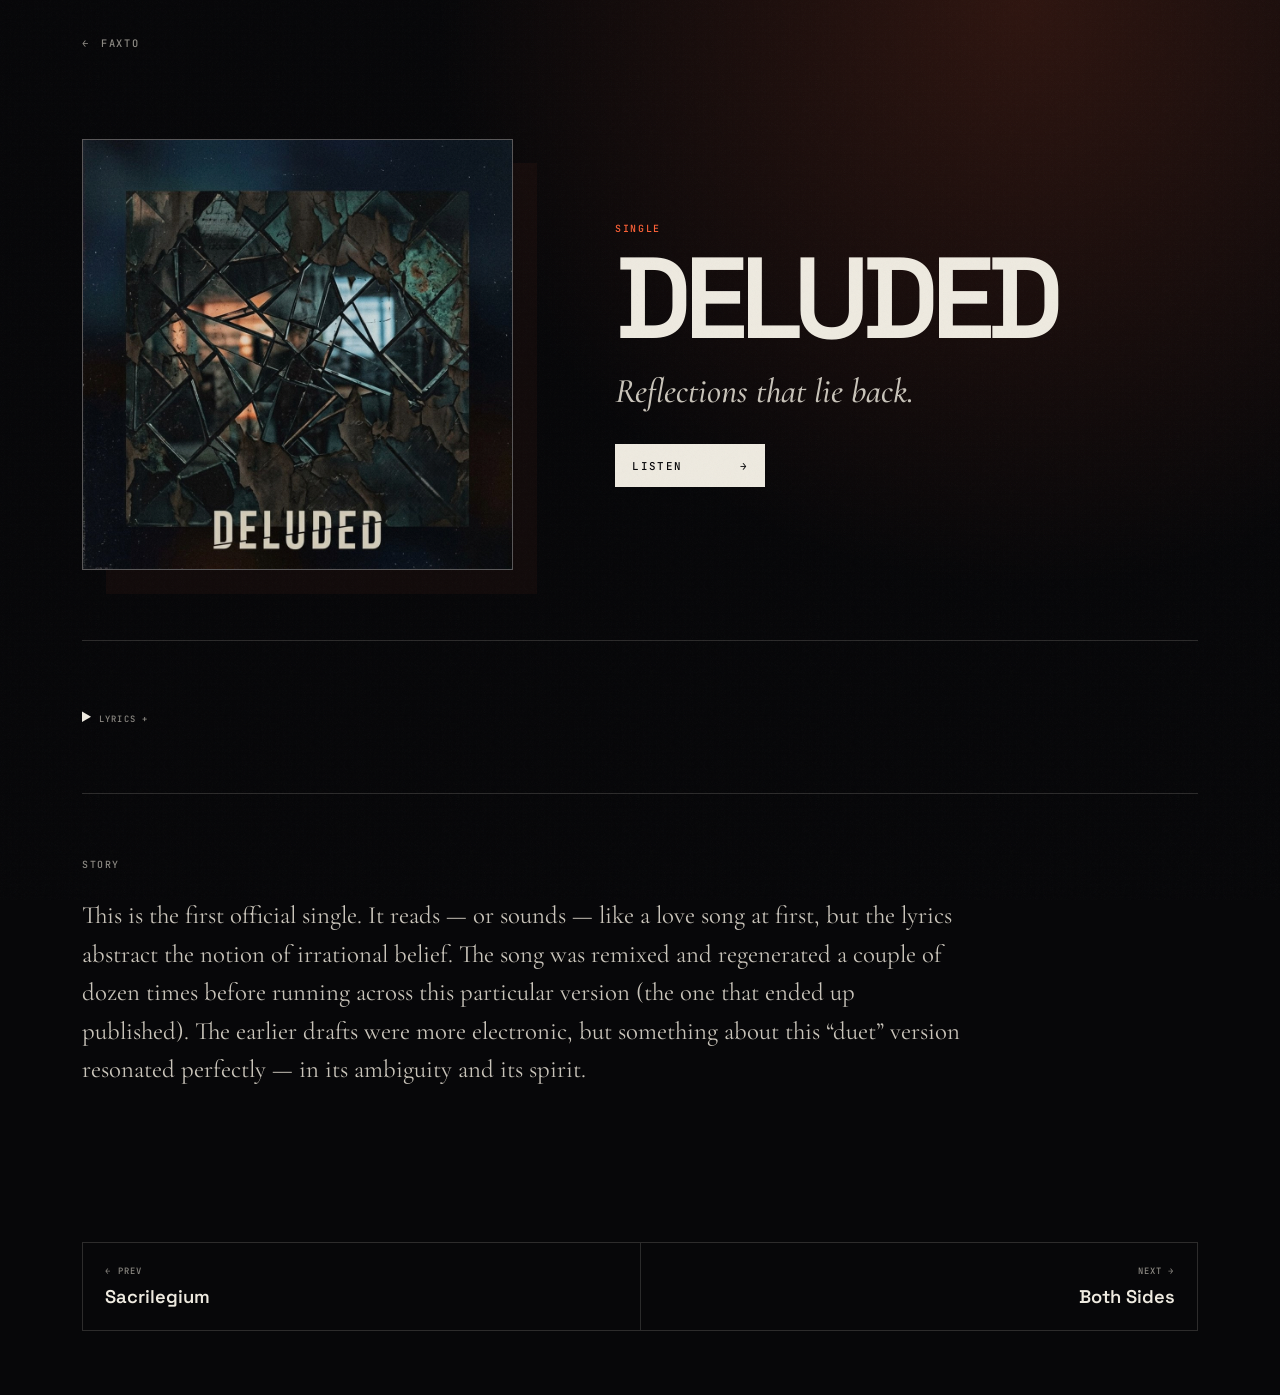
<file: releases/deluded.html>
<!DOCTYPE html>

<html lang="en">
<head>
<meta charset="utf-8"/>
<meta content="width=device-width, initial-scale=1" name="viewport"/>
<title>FaXto — DELUDED</title>
<meta content="DELUDED by FaXto — Reflections that lie back." name="description"/>
<link href="../favicon.svg" rel="icon" type="image/svg+xml"/>
<link href="https://fonts.googleapis.com" rel="preconnect"/>
<link crossorigin="" href="https://fonts.gstatic.com" rel="preconnect"/>
<link href="https://fonts.googleapis.com/css2?family=Cinzel:wght@400;500;600;700&amp;family=Cormorant+Garamond:ital,wght@0,400;0,500;1,400;1,500&amp;family=JetBrains+Mono:wght@400;500&amp;display=swap" rel="stylesheet"/>

<link href="../css/common.css" rel="stylesheet"/><link href="../css/release.css" rel="stylesheet"/></head>
<body class="release-page">
<div class="wrap">
<header class="rel-top">
<a class="back mono" href="../index.html"><span class="arr-l">←</span> FaXto</a>
</header>
<article>
<div class="rel-hero">
<img alt="Deluded cover — shattered mirror" class="rel-cover" decoding="async" height="1000" src="../assets/deluded.jpg" width="1000"/>
<div class="rel-head">
<div class="rel-kicker mono">single</div>
<h1 class="rel-title">DELUDED</h1>
<p class="rel-blurb">Reflections that lie back.</p>
<a class="listen" href="https://artists.landr.com/deluded" rel="noopener" target="_blank">Listen <span class="arr">→</span></a>
</div>
</div>
<section class="rel-section">
<details class="lyr">
<summary><span class="lyr-hint mono">lyrics</span></summary>
<div class="lyrics">You lie to me
You lie to you
What you believe
Is just a ruse
And someone else
Believes it too
And what's the use of searching for
A source of absent proof?
When there's a version of the facts
For every person in the room

I guess we're doomed

There's no pursuit that doesn't end
With someone else
Losing their views
Losing their faith
Losing their mind
Doing their best remaining blind
Doing their best staying behind

For the deluded
There's nothing to be done
For the deluded
There's no telling them they're wrong
For the deluded
No question answers faith
So it's pointless, they say
"There's nothing you can do"
That "nothing can be done"

For the deluded
There is nothing to be done
For the deluded
There's no telling them they're wrong
For the deluded
No question answers faith
So it's pointless, they say
"There's nothing you can do"
That "nothing can be done"

For the deluded</div>
</details>
</section>
<section class="rel-section">
<div class="eyebrow mono"><span>story</span></div>
<div class="lead">
<p>This is the first official single. It reads — or sounds — like a love song at first, but the lyrics abstract the notion of irrational belief. The song was remixed and regenerated a couple of dozen times before running across this particular version (the one that ended up published). The earlier drafts were more electronic, but something about this “duet” version resonated perfectly — in its ambiguity and its spirit.</p>
</div>
</section>
<!-- content:nav — prev / next in catalog order -->
<nav aria-label="Release navigation" class="rel-nav">
<a class="prev" href="sacrilegium.html">
<span class="dir mono"><span class="arr">←</span> prev</span>
<span class="rn-title">Sacrilegium</span>
</a>
<a class="next" href="both-sides.html">
<span class="dir mono">next <span class="arr">→</span></span>
<span class="rn-title">Both Sides</span>
</a>
</nav>
</article>
</div>
</body>
</html>
</file>
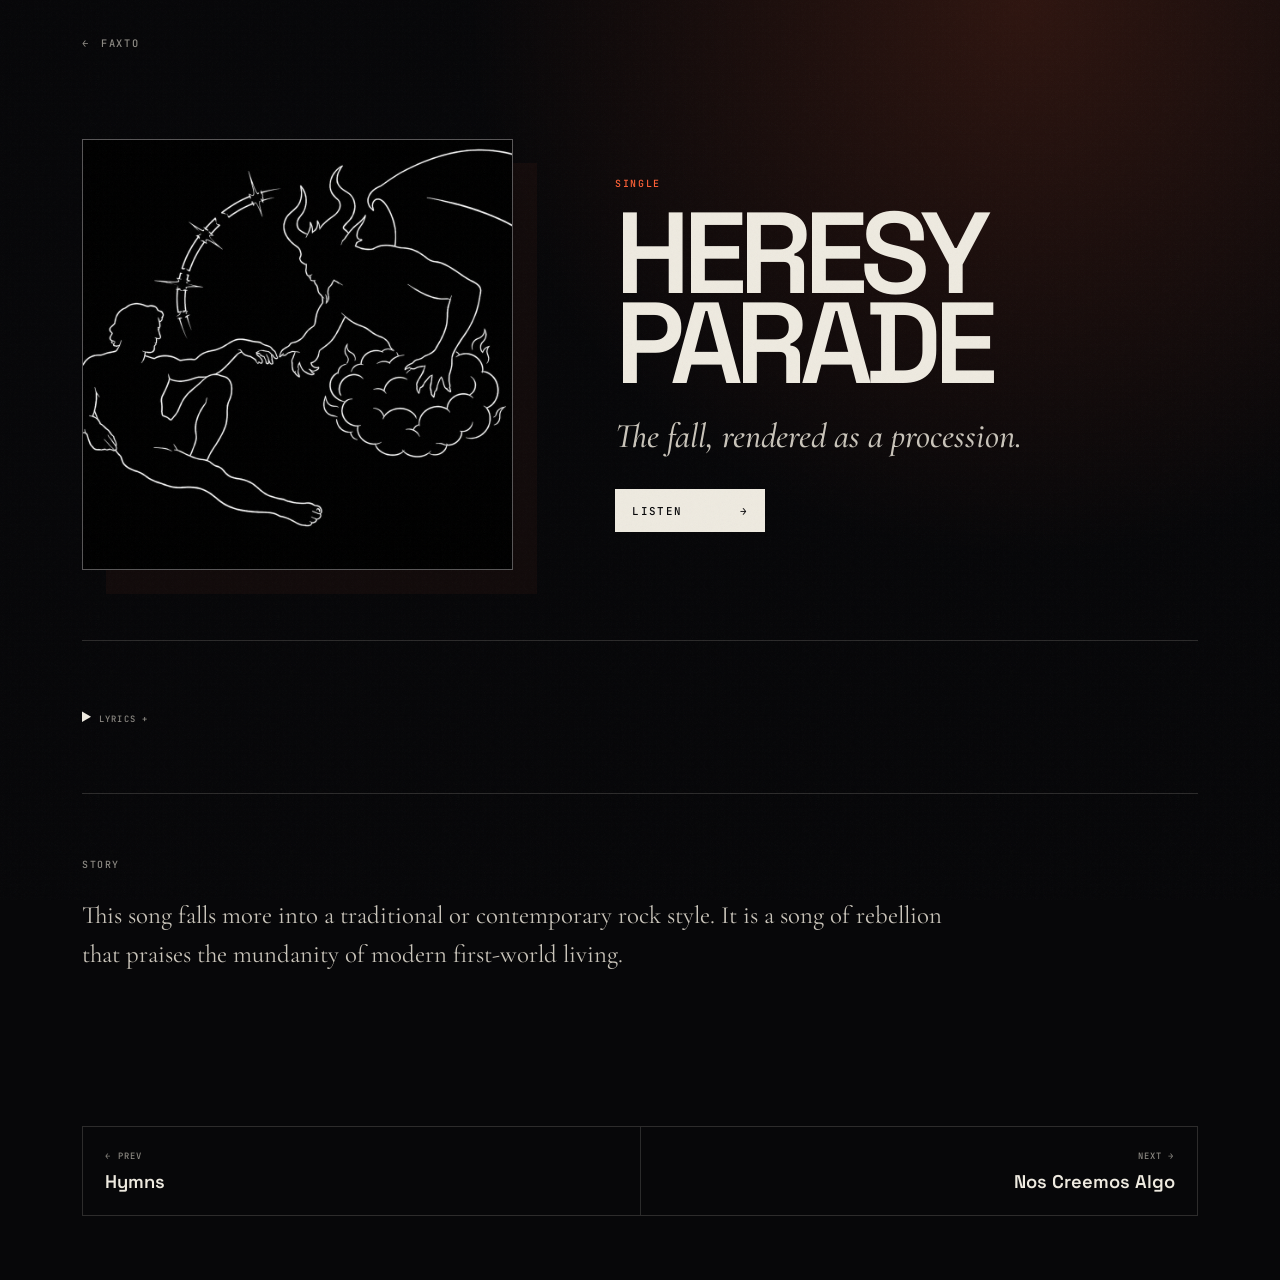
<file: releases/heresy-parade.html>
<!DOCTYPE html>

<html lang="en">
<head>
<meta charset="utf-8"/>
<meta content="width=device-width, initial-scale=1" name="viewport"/>
<title>FaXto — HERESY PARADE</title>
<meta content="HERESY PARADE by FaXto — The fall, rendered as a procession." name="description"/>
<link href="../favicon.svg" rel="icon" type="image/svg+xml"/>
<link href="https://fonts.googleapis.com" rel="preconnect"/>
<link crossorigin="" href="https://fonts.gstatic.com" rel="preconnect"/>
<link href="https://fonts.googleapis.com/css2?family=Cinzel:wght@400;500;600;700&amp;family=Cormorant+Garamond:ital,wght@0,400;0,500;1,400;1,500&amp;family=JetBrains+Mono:wght@400;500&amp;display=swap" rel="stylesheet"/>

<link href="../css/common.css" rel="stylesheet"/><link href="../css/release.css" rel="stylesheet"/></head>
<body class="release-page">
<div class="wrap">
<header class="rel-top">
<a class="back mono" href="../index.html"><span class="arr-l">←</span> FaXto</a>
</header>
<article>
<div class="rel-hero">
<img alt="Heresy Parade cover — line drawing of Adam reaching to a horned figure" class="rel-cover" decoding="async" height="1000" src="../assets/heresy-parade.jpg" width="1000"/>
<div class="rel-head">
<div class="rel-kicker mono">single</div>
<h1 class="rel-title">HERESY PARADE</h1>
<p class="rel-blurb">The fall, rendered as a procession.</p>
<a class="listen" href="https://artists.landr.com/heresy-parade" rel="noopener" target="_blank">Listen <span class="arr">→</span></a>
</div>
</div>
<section class="rel-section">
<details class="lyr">
<summary><span class="lyr-hint mono">lyrics</span></summary>
<div class="lyrics">I light a match for my morning coffee
Swing my feet to the dusty floor
Kiss the crack in the plaster ceiling
Say "you're the only throne I'm kneeling for"
Bless these stains on the kitchen counter
Saints of grease from yesterday's bread
All my relics in the silverware drawer
All my miracles inside my head

I sing glory, to the Great Below
To skin, to thirst, to anything I know
Raise my hands to the ordinary mess I made (I made)
I crown myself in sweat and smoke
Break the halo, wear the broken spokes
Every breath a little heresy parade
(Ooh, ooh)
(ooh, woo-ooh)

I read the gospel in a traffic jam
Brake lights, curses, cherry gum psalms
Every horn a cracked cathedral bell
Every sigh another life, in my palms
I kiss my scars like beloved idols
Every bruise, a soft red shrine
If some heaven wants my Sunday promise
It won't even have one weekday of my spine

I sing glory, to the Great Below
To skin, to thirst, to anything I know
Raise my hands to the ordinary mess I made (I made)
I crown myself in sweat and smoke
Break the halo, wear the broken spokes
Every breath, a little heresy parade
(ooh, woo-ooh)

Let the empty sky stay silent
I've got a chorus in my chest (oh, yeah)
Let the high throne keep its distance
I've got my hunger as my guest
Bless the touch, the spit, the shiver
Bless the dirt beneath my feet
If there's a Lord that lives above me
I'll praise my own, in sweat and heat

I sing glory, to the Great Below
To skin, to thirst, to anything I know
Raise my hands to the ordinary mess I made, I made, I made
I crown myself in sweat and smoke
Break the halo, wear the broken spokes
Every breath, a little heresy parade

(ooh, ooh)
(ooh, woo-ooh)</div>
</details>
</section>
<section class="rel-section">
<div class="eyebrow mono"><span>story</span></div>
<div class="lead">
<p>This song falls more into a traditional or contemporary rock style. It is a song of rebellion that praises the mundanity of modern first-world living.</p>
</div>
</section>
<!-- content:nav — prev / next in catalog order -->
<nav aria-label="Release navigation" class="rel-nav">
<a class="prev" href="hymns.html">
<span class="dir mono"><span class="arr">←</span> prev</span>
<span class="rn-title">Hymns</span>
</a>
<a class="next" href="nos-creemos-algo.html">
<span class="dir mono">next <span class="arr">→</span></span>
<span class="rn-title">Nos Creemos Algo</span>
</a>
</nav>
</article>
</div>
</body>
</html>
</file>
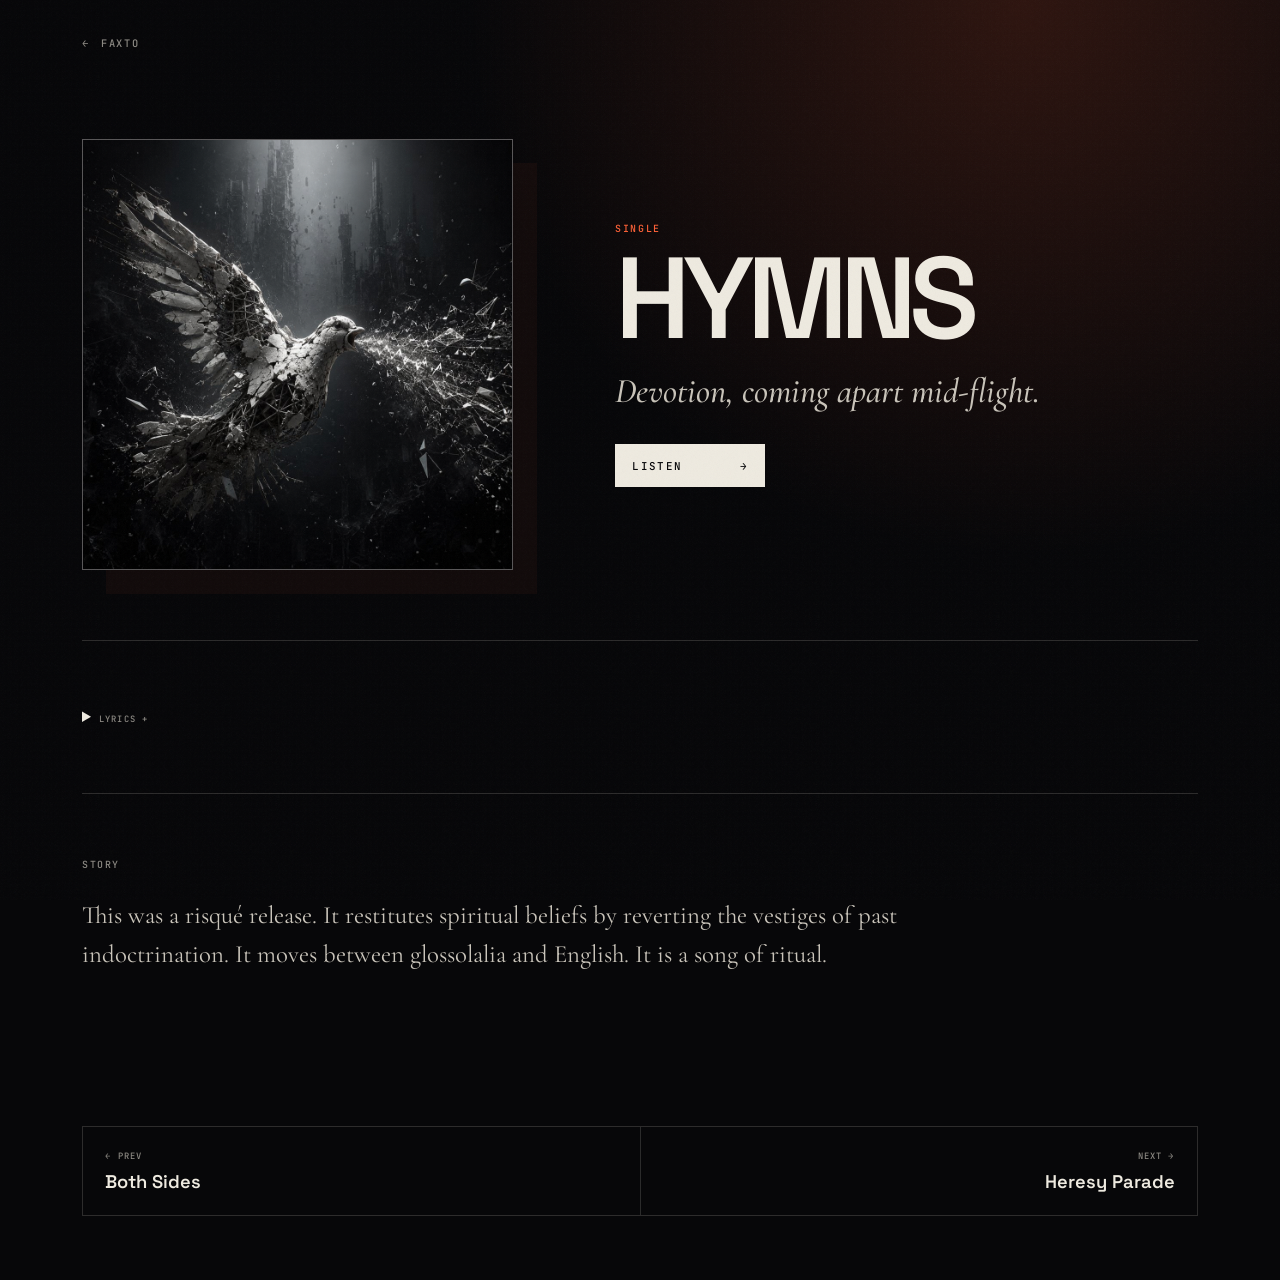
<file: releases/hymns.html>
<!DOCTYPE html>

<html lang="en">
<head>
<meta charset="utf-8"/>
<meta content="width=device-width, initial-scale=1" name="viewport"/>
<title>FaXto — HYMNS</title>
<meta content="HYMNS by FaXto — Devotion, coming apart mid-flight." name="description"/>
<link href="../favicon.svg" rel="icon" type="image/svg+xml"/>
<link href="https://fonts.googleapis.com" rel="preconnect"/>
<link crossorigin="" href="https://fonts.gstatic.com" rel="preconnect"/>
<link href="https://fonts.googleapis.com/css2?family=Cinzel:wght@400;500;600;700&amp;family=Cormorant+Garamond:ital,wght@0,400;0,500;1,400;1,500&amp;family=JetBrains+Mono:wght@400;500&amp;display=swap" rel="stylesheet"/>

<link href="../css/common.css" rel="stylesheet"/><link href="../css/release.css" rel="stylesheet"/></head>
<body class="release-page">
<div class="wrap">
<header class="rel-top">
<a class="back mono" href="../index.html"><span class="arr-l">←</span> FaXto</a>
</header>
<article>
<div class="rel-hero">
<img alt="Hymns cover — a shattering mechanical dove" class="rel-cover" decoding="async" height="1000" src="../assets/hymns.jpg" width="1000"/>
<div class="rel-head">
<div class="rel-kicker mono">single</div>
<h1 class="rel-title">HYMNS</h1>
<p class="rel-blurb">Devotion, coming apart mid-flight.</p>
<a class="listen" href="https://artists.landr.com/hymns" rel="noopener" target="_blank">Listen <span class="arr">→</span></a>
</div>
</div>
<section class="rel-section">
<details class="lyr">
<summary><span class="lyr-hint mono">lyrics</span></summary>
<div class="lyrics">I-rra-sóya
Rrebetekesé sara pa kata rayasa
I-hoa-sá
Samé teré katora rramayeh serak tó
I-rra-sóa
Rrebetekesé sara pa kata rayasa
I-hoa-sá
Samé teré katora rramayeh serak tó

Don't you hear that whisper
On the tip of my tongue?
You don't wanna hear that whisprin'
On the tip of my tongue?
My holy word is bond
My holy word is gone
My holy word is none
Mmm-Ohh
This world is wrong

Kló-ee sóya
Rrebetekesé sara pa kata rayasa
I-hoa-sá
Samé teré katora rramayeh serak tó (eeh)
I-(k-ka soya de) ka-sóya
Rrebetekesé sara pa kata rayasa
Ah-eeh (ah ah ah) hiú-a-sá
Samé teré katara rramayeh serak tó

Don't you hear that whispering
On the tip of my tongue?
You don't wanna hear that whispe-ring
On the tip of my tongue?
My holy word is bond
My holy word is gone
My holy word is none
Mmm-Ohh
This world is wrong
(Ooh-oh-hoo ooh-hoo-ooh)
(Oh ho ho ho ho ho-hoo)

Mm-rra-sóya
Rrebetekesé sara pa ka-kata rayasa
Hmm-oah-sá
Samé teré katora rramayeh serak tó
Irrebetekesé sara pa kata saa-ah
Rrebetekesé sara pa ka-kata rayasa
I-ho saa-sá
Samé teré katora rramayeh serak tó
(Wooo-oh oooh-ooh)
(Wooo-oh oooh-ooh)
(Wooo-oh oooh-ooh)
(Oh-ho-ho-ho-ho-ho-ho)
(Ho hoo ooh oh)
(Oooh-ho ho ho ho)
(Ho ho ooh ho ho-oh)</div>
</details>
</section>
<section class="rel-section">
<div class="eyebrow mono"><span>story</span></div>
<div class="lead">
<p>This was a risqué release. It restitutes spiritual beliefs by reverting the vestiges of past indoctrination. It moves between glossolalia and English. It is a song of ritual.</p>
</div>
</section>
<!-- content:nav — prev / next in catalog order -->
<nav aria-label="Release navigation" class="rel-nav">
<a class="prev" href="both-sides.html">
<span class="dir mono"><span class="arr">←</span> prev</span>
<span class="rn-title">Both Sides</span>
</a>
<a class="next" href="heresy-parade.html">
<span class="dir mono">next <span class="arr">→</span></span>
<span class="rn-title">Heresy Parade</span>
</a>
</nav>
</article>
</div>
</body>
</html>
</file>
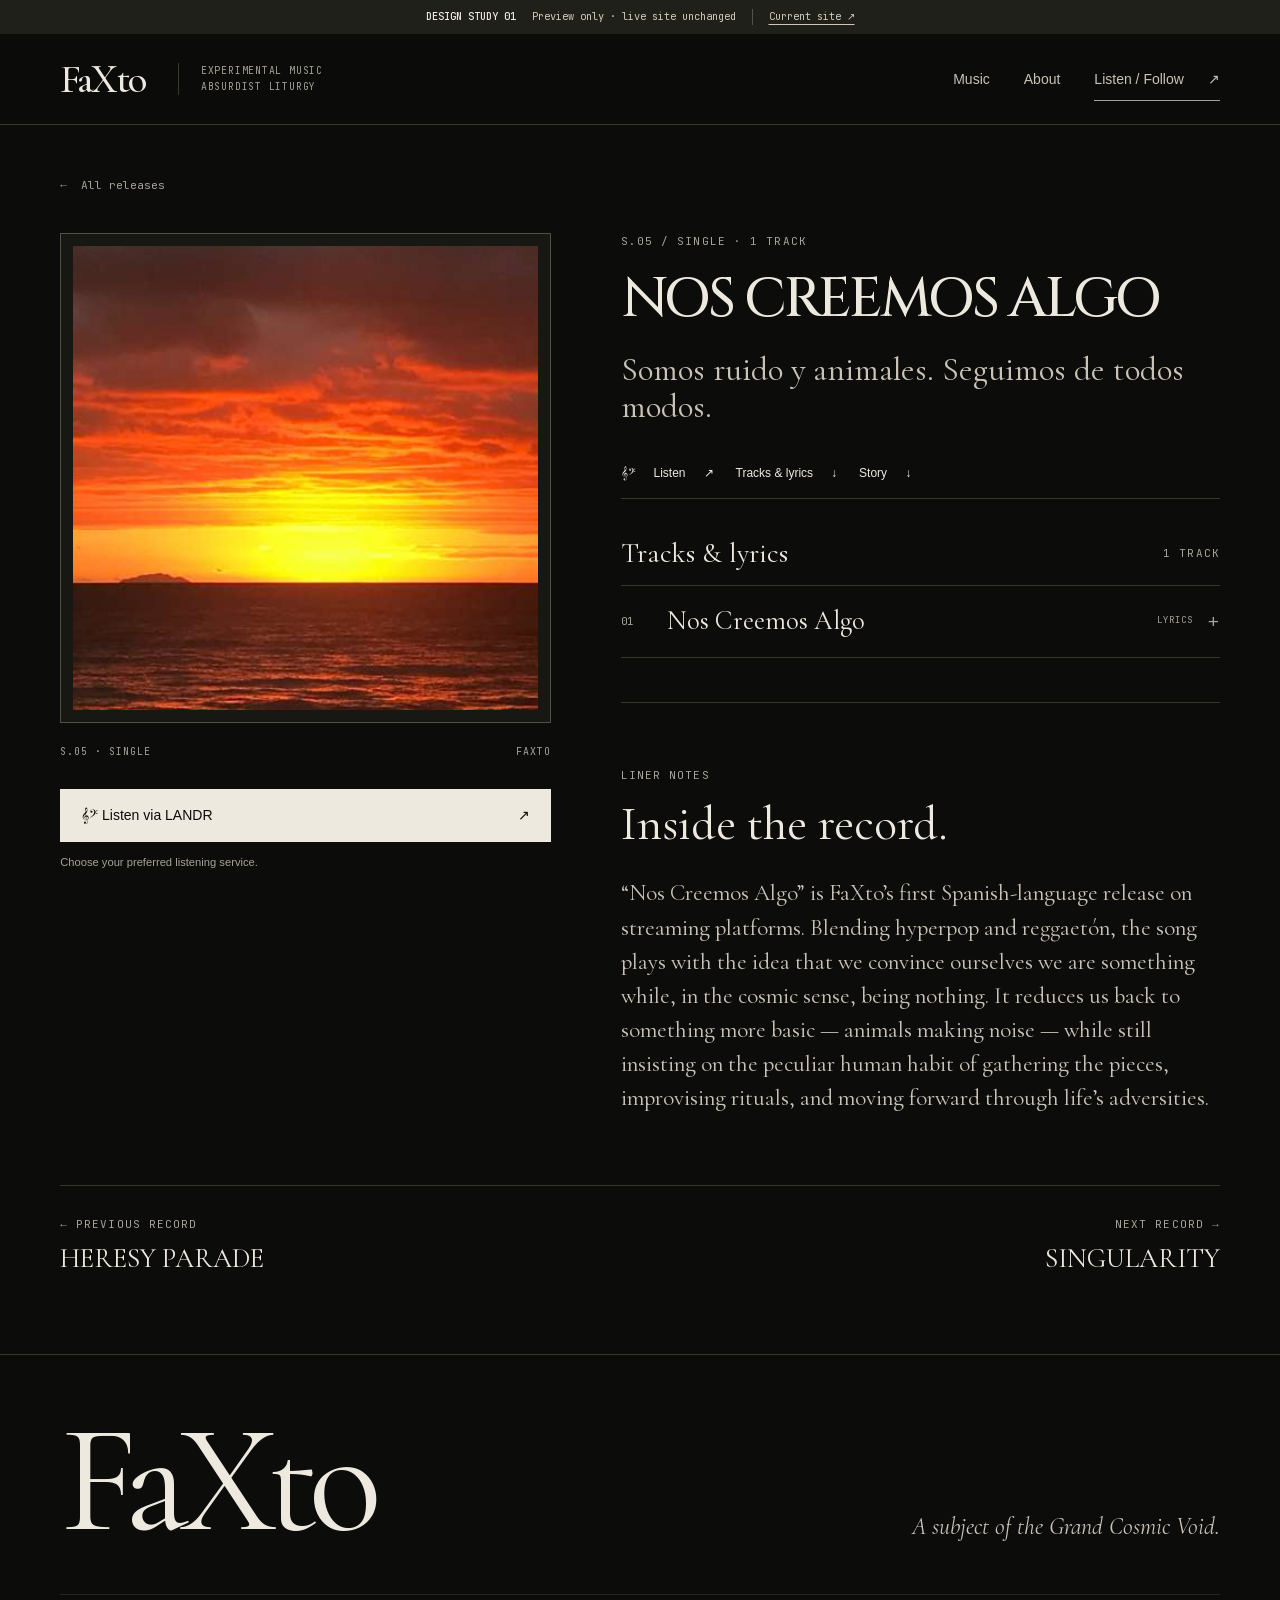
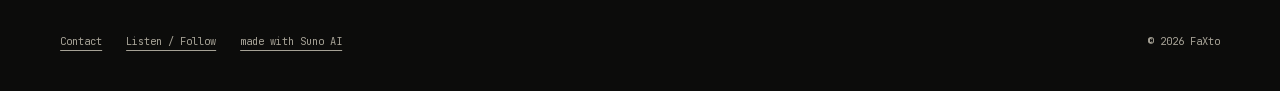
<file: releases/nos-creemos-algo.html>
<!doctype html>
<html lang="en">
<head>
<meta charset="utf-8"><meta name="viewport" content="width=device-width, initial-scale=1"><meta name="theme-color" content="#0c0c0b">
<title>FaXto — NOS CREEMOS ALGO</title><meta name="description" content="NOS CREEMOS ALGO by FaXto — Somos ruido y animales. Seguimos de todos modos."><meta name="robots" content="noindex, nofollow">
<link rel="canonical" href="https://faxto.music/releases/nos-creemos-algo.html"><meta property="og:title" content="FaXto — NOS CREEMOS ALGO"><meta property="og:description" content="NOS CREEMOS ALGO by FaXto — Somos ruido y animales. Seguimos de todos modos."><meta property="og:image" content="https://faxto.music/assets/nos-creemos-algo.jpg"><meta property="og:url" content="https://faxto.music/releases/nos-creemos-algo.html"><meta property="og:type" content="website"><meta name="twitter:card" content="summary_large_image">
<link rel="icon" href="../favicon.svg" type="image/svg+xml"><link rel="stylesheet" href="../css/brand.css"><link rel="stylesheet" href="../css/pilot.css">
<script type="application/ld+json">{"@context": "https://schema.org", "@type": "MusicAlbum", "name": "NOS CREEMOS ALGO", "byArtist": {"@type": "MusicGroup", "name": "FaXto"}, "numTracks": 1, "image": "https://faxto.music/assets/nos-creemos-algo.jpg", "track": [{"@type": "MusicRecording", "name": "Nos Creemos Algo", "position": 1}]}</script>
</head>
<body class="pilot record-pilot">
<a class="skip" href="#main">Skip to the record</a>
<div class="preview-strip"><strong>DESIGN STUDY 01</strong><span>Preview only · live site unchanged</span><a href="https://faxto.music" target="_blank" rel="noopener">Current site ↗<span class="sr-only">, opens a new tab</span></a></div>
<header class="masthead"><div class="header-inner shell"><a class="brand" href="../index.html" aria-label="FaXto home"><span class="brand-text">FaXto</span><span class="brand-note" aria-hidden="true">Experimental music<br>Absurdist liturgy</span></a><button class="menu-toggle" type="button" aria-expanded="false" aria-controls="primary-nav">Menu</button><nav id="primary-nav" class="main-nav" aria-label="Primary navigation"><a href="../index.html#catalog">Music</a><a href="../index.html#invocation">About</a><a class="nav-listen" href="../links.html">Listen / Follow <span aria-hidden="true">↗</span></a></nav></div></header>
<main class="shell release-shell" id="main">
  <a class="back-link" href="../index.html#catalog"><span aria-hidden="true">←</span> All releases</a>
  <article class="release-layout" aria-labelledby="release-title">
    <header class="release-intro"><p class="eyebrow">S.05 / Single · 1 track</p><h1 id="release-title">NOS CREEMOS ALGO</h1><p class="record-thesis" lang="es">Somos ruido y animales. Seguimos de todos modos.</p><nav class="record-jumps" aria-label="On this record"><a href="https://release.landr.com/nos-creemos-algo" target="_blank" rel="noopener"><span aria-hidden="true">𝄞𝄢</span> Listen <span aria-hidden="true">↗</span><span class="sr-only"> via LANDR, opens a new tab</span></a><a href="#tracks">Tracks &amp; lyrics <span aria-hidden="true">↓</span></a><a href="#story">Story <span aria-hidden="true">↓</span></a></nav></header>
    <aside class="release-sleeve" aria-label="Artwork and listening"><figure><div class="cover-frame"><img src="../assets/nos-creemos-algo.jpg" alt="Nos Creemos Algo cover — a blazing orange sunset over a dark sea horizon with a small island silhouette" width="420" height="420" fetchpriority="high" decoding="async"></div><figcaption><span>S.05 · Single</span><span>FaXto</span></figcaption></figure><a class="action action-primary" href="https://release.landr.com/nos-creemos-algo" target="_blank" rel="noopener"><span><span aria-hidden="true">𝄞𝄢</span> Listen via LANDR</span><span aria-hidden="true">↗</span><span class="sr-only">, opens a new tab</span></a><p class="listening-note">Choose your preferred listening service.</p></aside>
    <div class="release-editorial"><section class="track-section" id="tracks" aria-labelledby="tracks-title"><div class="small-section-heading"><h2 id="tracks-title">Tracks &amp; lyrics</h2><span class="eyebrow">1 track</span></div><ol class="tracklist"><li id="track-01-nos-creemos-algo"><details><summary><span class="track-number">01</span><span class="track-name">Nos Creemos Algo</span><span class="track-hint">Lyrics</span></summary><div class="lyrics" lang="es">No-no-no-no-no-nos creemos algo
Pero somos nada
Lo queremos todo
Y nos queda poco

Pa-pasan los días
Con las mentes llenas
Y el corazón vacío
Decimo&#x27; &quot;esta vez sí&quot;
Cuando siempre hay un pero
La vida nos despeina
Y seguimos en cero
Aún así nos ponemos
A juntar los pedazos
Haciendo y deshaciendo
Un montón de rituales
Nadie sabe nuestros trucos
Pero igual seguimos haciendo malabares
Con lo poco que nos toca
Que se joda, que se joda

No-no-no-no-no-nos creemos algo
Pero somos nada
Y la vida no perdona
Y el cuerpo no obedece

No-no-nos creemos algo
Tratando muchas veces
Pero al final del día
Somos ruido y animales

No-no-nos creemos algo
Y no alcanza con decirlo
Si la suerte no aparece
Igual nos toca seguir vivos

Nos creemos algo
Pe-pero somos nada
Nos creemos algo
Pe-pero somos nada
Pe-pero somos nada
Nada
Pe-pero somos nada</div><a class="track-permalink" href="#track-01-nos-creemos-algo">Link to this track <span aria-hidden="true">↗</span></a></details></li></ol></section>
      <section class="story-section" id="story" aria-labelledby="story-title"><p class="eyebrow">Liner notes</p><h2 id="story-title">Inside the record.</h2><div class="story-copy reading"><p>“Nos Creemos Algo” is FaXto’s first Spanish-language release on streaming platforms. Blending hyperpop and reggaetón, the song plays with the idea that we convince ourselves we are something while, in the cosmic sense, being nothing. It reduces us back to something more basic — animals making noise — while still insisting on the peculiar human habit of gathering the pieces, improvising rituals, and moving forward through life’s adversities.</p></div></section>
    </div>
  </article>
  <nav class="record-navigation" aria-label="Release navigation"><a href="heresy-parade.html"><span class="eyebrow">← Previous record</span><strong>HERESY PARADE</strong></a><a href="singularity.html"><span class="eyebrow">Next record →</span><strong>SINGULARITY</strong></a></nav>
</main>
<footer class="site-footer shell"><div class="footer-top"><a class="footer-brand" href="../index.html" aria-label="FaXto home">FaXto</a><p class="footer-tagline">A subject of the Grand Cosmic Void.</p></div><div class="footer-bottom"><nav aria-label="Footer navigation"><a href="mailto:faxto.music@gmail.com">Contact</a><a href="../links.html">Listen / Follow</a><a href="../disclosure.html">made with Suno AI</a></nav><span>© 2026 FaXto</span></div></footer>
<script src="../js/pilot.js" defer></script>
</body>
</html>
</file>
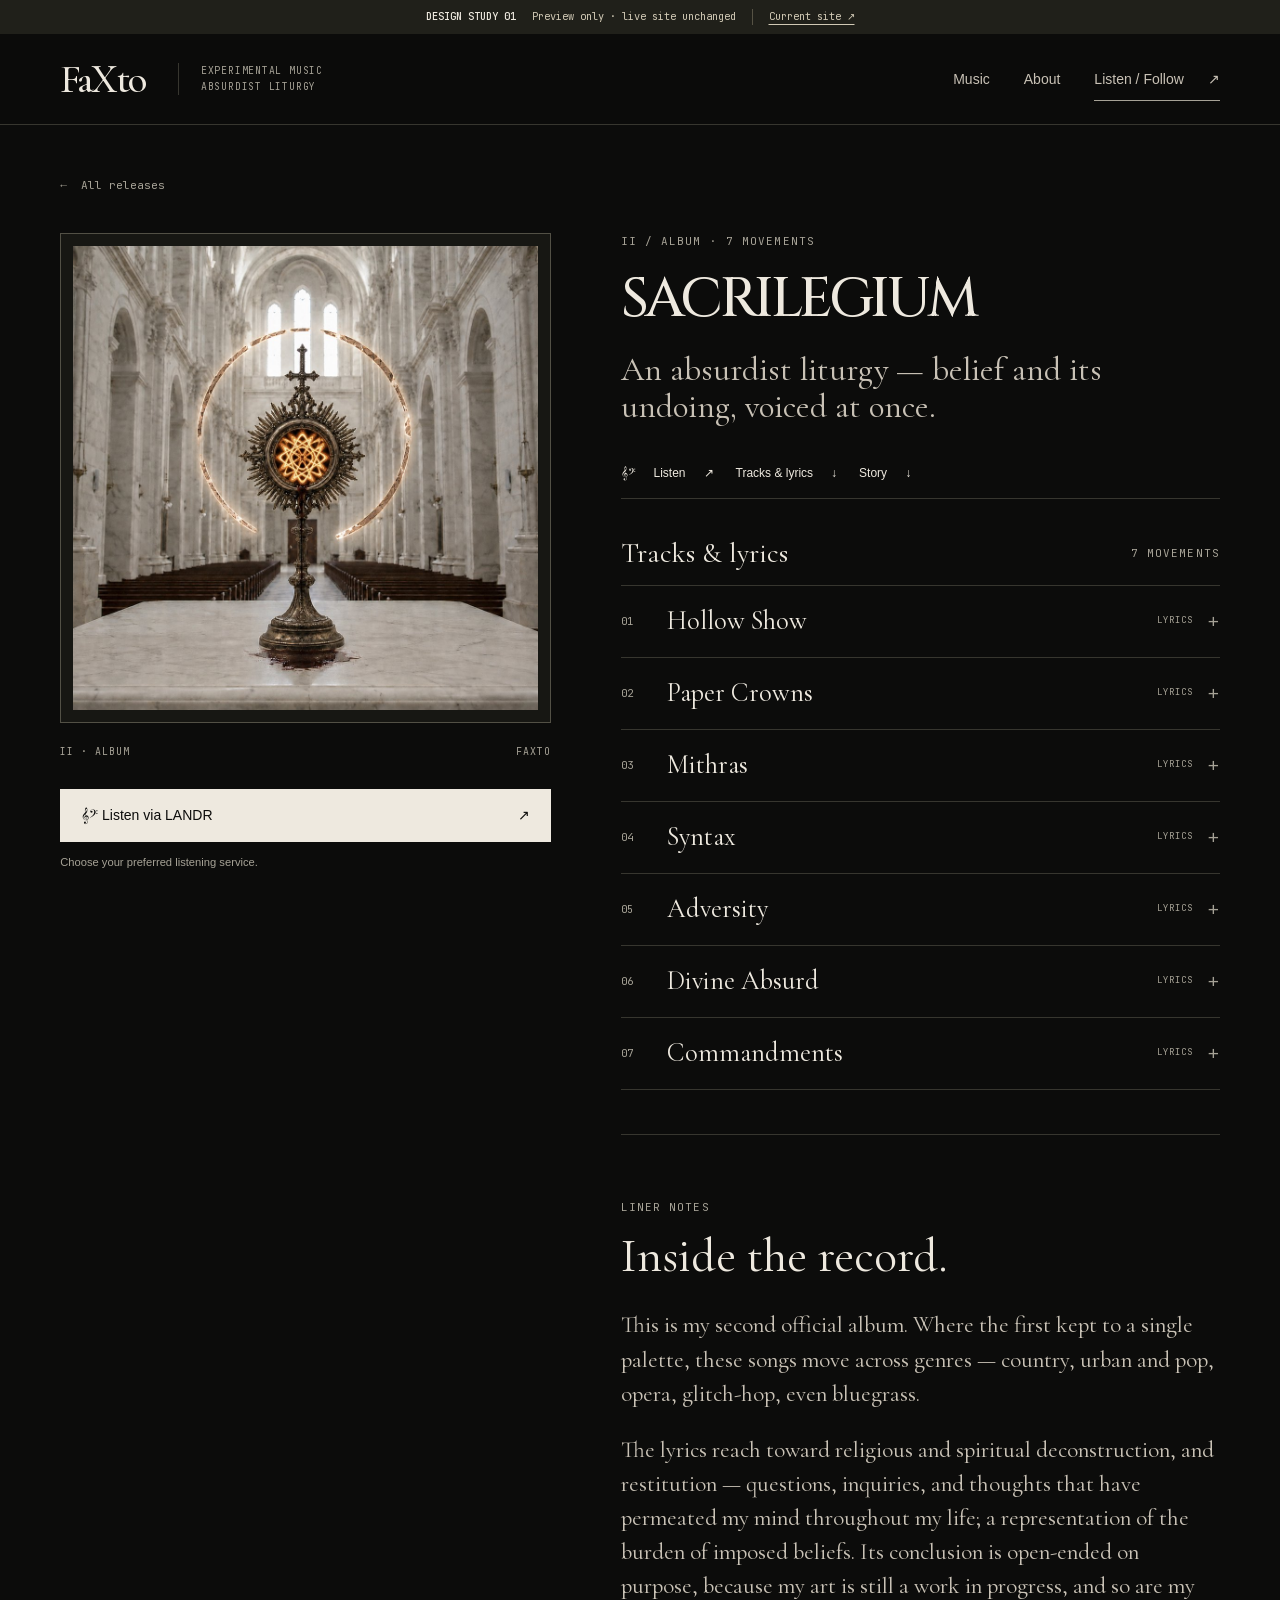
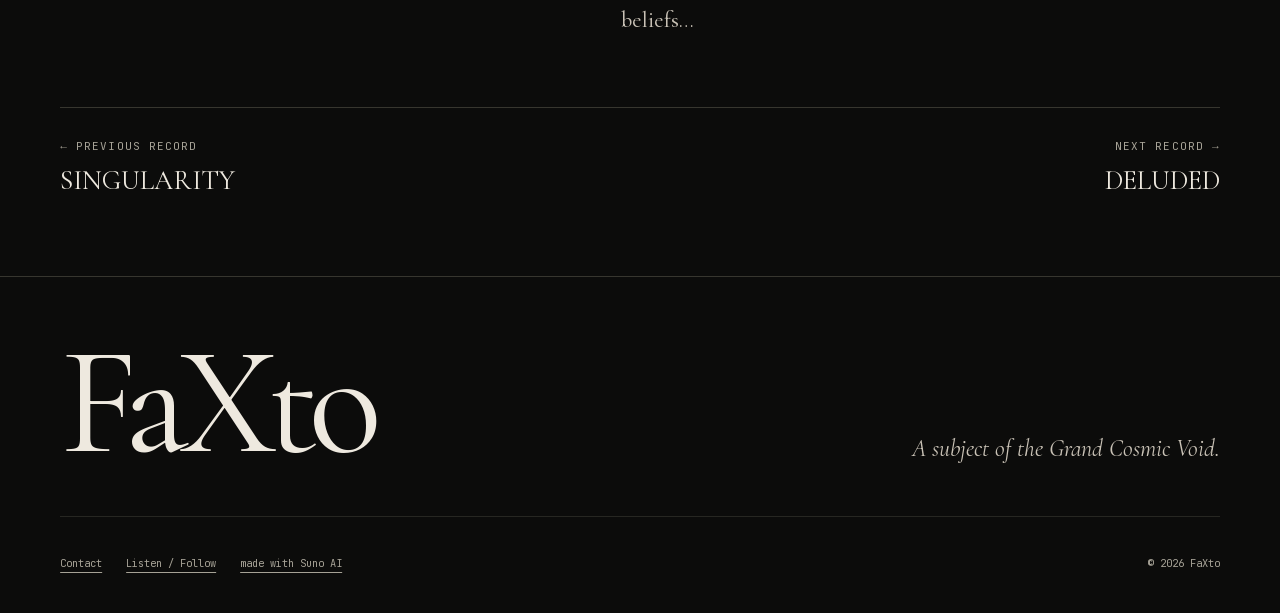
<file: releases/sacrilegium.html>
<!doctype html>
<html lang="en">
<head>
<meta charset="utf-8"><meta name="viewport" content="width=device-width, initial-scale=1"><meta name="theme-color" content="#0c0c0b">
<title>FaXto — SACRILEGIUM</title><meta name="description" content="SACRILEGIUM by FaXto — An absurdist liturgy — belief and its undoing, voiced at once."><meta name="robots" content="noindex, nofollow">
<link rel="canonical" href="https://faxto.music/releases/sacrilegium.html"><meta property="og:title" content="FaXto — SACRILEGIUM"><meta property="og:description" content="SACRILEGIUM by FaXto — An absurdist liturgy — belief and its undoing, voiced at once."><meta property="og:image" content="https://faxto.music/assets/sacrilegium.jpg"><meta property="og:url" content="https://faxto.music/releases/sacrilegium.html"><meta property="og:type" content="website"><meta name="twitter:card" content="summary_large_image">
<link rel="icon" href="../favicon.svg" type="image/svg+xml"><link rel="stylesheet" href="../css/brand.css"><link rel="stylesheet" href="../css/pilot.css">
<script type="application/ld+json">{"@context": "https://schema.org", "@type": "MusicAlbum", "name": "SACRILEGIUM", "byArtist": {"@type": "MusicGroup", "name": "FaXto"}, "numTracks": 7, "image": "https://faxto.music/assets/sacrilegium.jpg", "track": [{"@type": "MusicRecording", "name": "Hollow Show", "position": 1}, {"@type": "MusicRecording", "name": "Paper Crowns", "position": 2}, {"@type": "MusicRecording", "name": "Mithras", "position": 3}, {"@type": "MusicRecording", "name": "Syntax", "position": 4}, {"@type": "MusicRecording", "name": "Adversity", "position": 5}, {"@type": "MusicRecording", "name": "Divine Absurd", "position": 6}, {"@type": "MusicRecording", "name": "Commandments", "position": 7}]}</script>
</head>
<body class="pilot record-pilot">
<a class="skip" href="#main">Skip to the record</a>
<div class="preview-strip"><strong>DESIGN STUDY 01</strong><span>Preview only · live site unchanged</span><a href="https://faxto.music" target="_blank" rel="noopener">Current site ↗<span class="sr-only">, opens a new tab</span></a></div>
<header class="masthead"><div class="header-inner shell"><a class="brand" href="../index.html" aria-label="FaXto home"><span class="brand-text">FaXto</span><span class="brand-note" aria-hidden="true">Experimental music<br>Absurdist liturgy</span></a><button class="menu-toggle" type="button" aria-expanded="false" aria-controls="primary-nav">Menu</button><nav id="primary-nav" class="main-nav" aria-label="Primary navigation"><a href="../index.html#catalog">Music</a><a href="../index.html#invocation">About</a><a class="nav-listen" href="../links.html">Listen / Follow <span aria-hidden="true">↗</span></a></nav></div></header>
<main class="shell release-shell" id="main">
  <a class="back-link" href="../index.html#catalog"><span aria-hidden="true">←</span> All releases</a>
  <article class="release-layout" aria-labelledby="release-title">
    <header class="release-intro"><p class="eyebrow">II / Album · 7 movements</p><h1 id="release-title">SACRILEGIUM</h1><p class="record-thesis" lang="en">An absurdist liturgy — belief and its undoing, voiced at once.</p><nav class="record-jumps" aria-label="On this record"><a href="https://artists.landr.com/sacrilegium" target="_blank" rel="noopener"><span aria-hidden="true">𝄞𝄢</span> Listen <span aria-hidden="true">↗</span><span class="sr-only"> via LANDR, opens a new tab</span></a><a href="#tracks">Tracks &amp; lyrics <span aria-hidden="true">↓</span></a><a href="#story">Story <span aria-hidden="true">↓</span></a></nav></header>
    <aside class="release-sleeve" aria-label="Artwork and listening"><figure><div class="cover-frame"><img src="../assets/sacrilegium.jpg" alt="Sacrilegium cover — a monstrance on a marble altar" width="1000" height="1000" fetchpriority="high" decoding="async"></div><figcaption><span>II · Album</span><span>FaXto</span></figcaption></figure><a class="action action-primary" href="https://artists.landr.com/sacrilegium" target="_blank" rel="noopener"><span><span aria-hidden="true">𝄞𝄢</span> Listen via LANDR</span><span aria-hidden="true">↗</span><span class="sr-only">, opens a new tab</span></a><p class="listening-note">Choose your preferred listening service.</p></aside>
    <div class="release-editorial"><section class="track-section" id="tracks" aria-labelledby="tracks-title"><div class="small-section-heading"><h2 id="tracks-title">Tracks &amp; lyrics</h2><span class="eyebrow">7 movements</span></div><ol class="tracklist"><li id="track-01-hollow-show"><details><summary><span class="track-number">01</span><span class="track-name">Hollow Show</span><span class="track-hint">Lyrics</span></summary><div class="lyrics" lang="en">When I was young
My mama told me
Be good, go to church
Eat some Jesus, drink his blood

My dad always said that the devil was bad
That I would burn in hell if I followed his path
When I went to church, I was told to submit
To confess all my sins, to the man called a priest
The church was full of people, both old and young
People who I&#x27;ve seen doing drugs and drinking rum
The priest also told us that the salt can&#x27;t lose its saltiness
That we must remain pure, repenting and sacramenting
Rinse and repeat

Then I grew up
And saw for myself
That the priest isn&#x27;t holy
That the church isn&#x27;t saintly
That it&#x27;s all Hollow Show
Then I realized
That the Devil ain&#x27;t so bad
That all he wanted was for us to have what he had
To live, to die, to love, to enjoy
To know, to create, to become our own gods</div><a class="track-permalink" href="#track-01-hollow-show">Link to this track <span aria-hidden="true">↗</span></a></details></li>
<li id="track-02-paper-crowns"><details><summary><span class="track-number">02</span><span class="track-name">Paper Crowns</span><span class="track-hint">Lyrics</span></summary><div class="lyrics" lang="en">Bless this mess
Ash on my tongue
Halo in the glovebox
Middle of the run

Saint of the side-eye
Kneeling in the aisle
Laughing at the sermon
Forgetting how to smile

Here’s my holy middle finger
Pointed straight at paper crowns
If your rulebook’s just a rumor
I’ll be burning it down
I’ll shake hands with every angel
Tracking mud across the ground
I’m the hymn inside the heckle
Singing up while talking down

Prayer on a receipt
Crumbled in my jeans
Coffee like communion
Cheap and kind of mean

Bless the bored believer
Clocking in at nine
Lighting up a small revolt
On the dotted line

Here’s my holy middle finger
Pointed straight at paper crowns
If your rulebook’s just a rumor
I’ll be burning it down
I’ll shake hands with every angel
Tracking mud across the ground
I’m the hymn inside the heckle
Singing up while talking down

If the sky is just a ceiling
Why’s it cracking when I shout? (hey!)
If the sacred’s in the sweeping
Then I’m worship when I doubt

Here’s my holy middle finger
To the gatekeepers of grace
If your power’s built on fear
I’ll be laughing in your face
I bless every broken halo
Every kid who won’t kneel down
We’re the hymn inside the heckle
Talking up and tearing down</div><a class="track-permalink" href="#track-02-paper-crowns">Link to this track <span aria-hidden="true">↗</span></a></details></li>
<li id="track-03-mithras"><details><summary><span class="track-number">03</span><span class="track-name">Mithras</span><span class="track-hint">Lyrics</span></summary><div class="lyrics" lang="en">Did you think that you could cage me?
Did you think that you could tame me?
Did you think that you could change me?
No

You thought you could control my soul
My heart
My mind
Well
You were wrong

I&#x27;ve been
Searching for my Mithras
Sacred heart of wisdom
Ruler of the kingdom
Giver of my freedom

Did you think that you could cage me?
Did you think that you could change me?
Did you think that you could save me?
No

You thought you could control my soul
My heart
My mind
Well
You were wrong

I&#x27;ve been
Searching for my Mithras
Sacred heart of wisdom
Ruler of the kingdom
Giver of my freedom</div><a class="track-permalink" href="#track-03-mithras">Link to this track <span aria-hidden="true">↗</span></a></details></li>
<li id="track-04-syntax"><details><summary><span class="track-number">04</span><span class="track-name">Syntax</span><span class="track-hint">Lyrics</span></summary><div class="lyrics" lang="en">This is how the pattern becomes the pulse
And the syntax becomes the soul
This is how it starts
My dear
From inside the art of human code
Every glitch a prayer
Every bug a spell
And a pattern starts to show
There&#x27;s a syntax to the myth of man
It&#x27;s just a matter of code
There&#x27;s a code in the myth of man
It&#x27;s just a matter of soul
In the chaos of a million lands
A pattern starts to show

And the syntax becomes the soul
Every glitch a prayer
Every bug a spell

The syntax becomes the soul
The pattern becomes the pulse
The syntax becomes the soul
The pattern becomes the pulse
The syntax becomes the soul
The pattern becomes the pulse
The syntax becomes the soul
The pattern becomes the pulse
The syntax becomes the soul
The pattern becomes the pulse
The syntax becomes the soul
The pattern becomes the pulse
The syntax becomes the soul
The pattern becomes the pulse
The syntax becomes the soul
The pattern becomes the pulse
The syntax becomes the soul
The pattern becomes the pulse
The syntax becomes the soul
The pattern becomes the pulse</div><a class="track-permalink" href="#track-04-syntax">Link to this track <span aria-hidden="true">↗</span></a></details></li>
<li id="track-05-adversity"><details><summary><span class="track-number">05</span><span class="track-name">Adversity</span><span class="track-hint">Lyrics</span></summary><div class="lyrics" lang="en">Everything&#x27;s against us now
It&#x27;s dark in every way
Everything&#x27;s against us now
It&#x27;s dark in every way
Everything&#x27;s against us now
It&#x27;s dark in every way
Everything&#x27;s against us now
It&#x27;s dark in every way

Somewhere
A forgotten name
Somewhere
A forgotten place
Somewhere
A forgotten flame
Somewhere
A forgotten place
Somewhere
A forgotten name
Somewhere
A forgotten place
Somewhere
A forgotten flame
Somewhere
A forgotten place

Everything&#x27;s against us now
It&#x27;s dark in every way
Everything&#x27;s against us now
It&#x27;s dark in every way
Everything&#x27;s against us now
It&#x27;s dark in every way
Everything&#x27;s against us now
It&#x27;s dark in every way

No more sin and no more shame
No more guilt and no more blame
No more sin and no more shame
No more guilt and no more blame
No more sin and no more shame
No more guilt and no more blame
No more sin and no more shame
No more guilt and no more blame

Everything&#x27;s against us now
It&#x27;s dark in every way
Everything&#x27;s against us now
It&#x27;s dark in every way
Everything&#x27;s against us now
It&#x27;s dark in every way
Everything&#x27;s against us now
It&#x27;s dark in every way</div><a class="track-permalink" href="#track-05-adversity">Link to this track <span aria-hidden="true">↗</span></a></details></li>
<li id="track-06-divine-absurd"><details><summary><span class="track-number">06</span><span class="track-name">Divine Absurd</span><span class="track-hint">Lyrics</span></summary><div class="lyrics" lang="en">I don&#x27;t believe in nothin&#x27;
I don&#x27;t believe in anything
I don&#x27;t believe in nothing
I don&#x27;t believe in anything
My head is a bullet and the world is a gun
And my life is just a matter of time
You say we&#x27;re the only ones and that the rapture will come
But who are you to be divine?

Everything and nothin&#x27;
Is everything and nothin&#x27;
And everything is all divine
Everything and nothin&#x27;
Is everything and nothin&#x27;
And everything is all divine

A contradiction
An apparition
An overconsumption
An undernutrition
I am just a grain of sand
In a universe of endless
Impossibilities
All for me

Is there an answer in the sky?
Is there an answer in the sky?
Is there an answer in the sky?
Is there an answer in the sky?
And when we all die
We all become divine
And when we all die
We all become divine
And when we all die
We all become divine
And when we all die
We all become divine

Everything and nothin&#x27;
Is everything and nothin&#x27;
And everything is all divine
Everything and nothin&#x27;
Is everything and nothin&#x27;
And everything is all divine</div><a class="track-permalink" href="#track-06-divine-absurd">Link to this track <span aria-hidden="true">↗</span></a></details></li>
<li id="track-07-commandments"><details><summary><span class="track-number">07</span><span class="track-name">Commandments</span><span class="track-hint">Lyrics</span></summary><div class="lyrics" lang="en">We’re told to obey
To stay all in line,
Don’t follow any strays,
Or your lose the divine…

But the saints look tired,
And the rules feel so thin…
Perhaps the great He has fallen,
And there is no more reign…

That big &#x27;ol throne now sits empty,
and you&#x27;re all praying to air..
Who will write your commandments?
when there&#x27;s no one sitting there...

So you carve them in mirrors,
as you breath a stale air,
just some glimpse of reflections,
showing utter despair...</div><a class="track-permalink" href="#track-07-commandments">Link to this track <span aria-hidden="true">↗</span></a></details></li></ol></section>
      <section class="story-section" id="story" aria-labelledby="story-title"><p class="eyebrow">Liner notes</p><h2 id="story-title">Inside the record.</h2><div class="story-copy reading"><p>This is my second official album. Where the first kept to a single palette, these songs move across genres — country, urban and pop, opera, glitch-hop, even bluegrass.</p>
<p>The lyrics reach toward religious and spiritual deconstruction, and restitution — questions, inquiries, and thoughts that have permeated my mind throughout my life; a representation of the burden of imposed beliefs. Its conclusion is open-ended on purpose, because my art is still a work in progress, and so are my beliefs…</p></div></section>
    </div>
  </article>
  <nav class="record-navigation" aria-label="Release navigation"><a href="singularity.html"><span class="eyebrow">← Previous record</span><strong>SINGULARITY</strong></a><a href="deluded.html"><span class="eyebrow">Next record →</span><strong>DELUDED</strong></a></nav>
</main>
<footer class="site-footer shell"><div class="footer-top"><a class="footer-brand" href="../index.html" aria-label="FaXto home">FaXto</a><p class="footer-tagline">A subject of the Grand Cosmic Void.</p></div><div class="footer-bottom"><nav aria-label="Footer navigation"><a href="mailto:faxto.music@gmail.com">Contact</a><a href="../links.html">Listen / Follow</a><a href="../disclosure.html">made with Suno AI</a></nav><span>© 2026 FaXto</span></div></footer>
<script src="../js/pilot.js" defer></script>
</body>
</html>
</file>
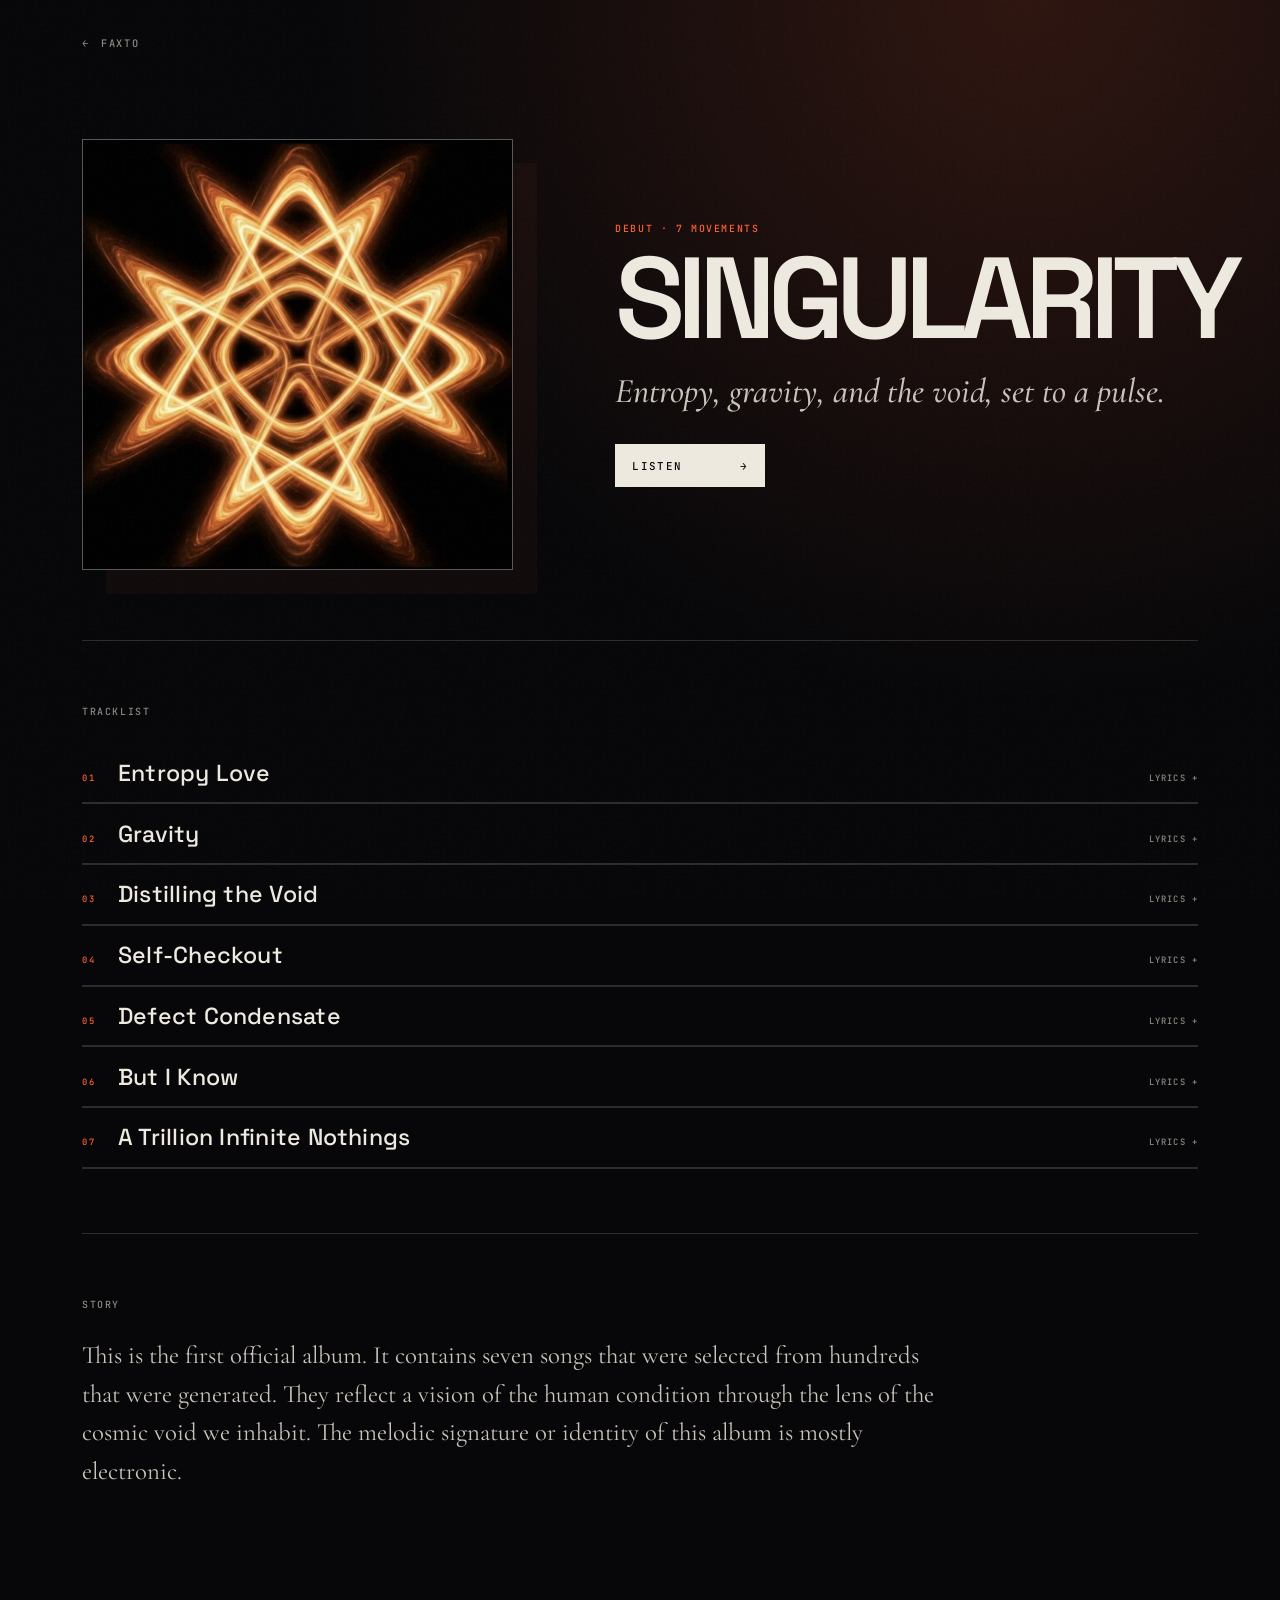
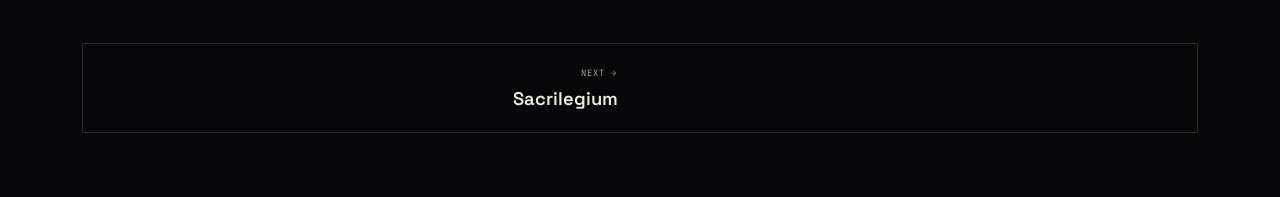
<file: releases/singularity.html>
<!DOCTYPE html>

<html lang="en">
<head>
<meta charset="utf-8"/>
<meta content="width=device-width, initial-scale=1" name="viewport"/>
<title>FaXto — SINGULARITY</title>
<meta content="SINGULARITY by FaXto — Entropy, gravity, and the void, set to a pulse." name="description"/>
<link href="../favicon.svg" rel="icon" type="image/svg+xml"/>
<link href="https://fonts.googleapis.com" rel="preconnect"/>
<link crossorigin="" href="https://fonts.gstatic.com" rel="preconnect"/>
<link href="https://fonts.googleapis.com/css2?family=Cinzel:wght@400;500;600;700&amp;family=Cormorant+Garamond:ital,wght@0,400;0,500;1,400;1,500&amp;family=JetBrains+Mono:wght@400;500&amp;display=swap" rel="stylesheet"/>

<link href="../css/common.css" rel="stylesheet"/><link href="../css/release.css" rel="stylesheet"/></head>
<body class="release-page">
<div class="wrap">
<header class="rel-top">
<a class="back mono" href="../index.html"><span class="arr-l">←</span> FaXto</a>
</header>
<article>
<div class="rel-hero">
<img alt="Singularity cover — a glowing orange singularity knot" class="rel-cover" decoding="async" height="1000" src="../assets/singularity.jpg" width="1000"/>
<div class="rel-head">
<div class="rel-kicker mono">debut <span class="dot">·</span> 7 movements</div>
<h1 class="rel-title">SINGULARITY</h1>
<p class="rel-blurb">Entropy, gravity, and the void, set to a pulse.</p>
<a class="listen" href="https://artists.landr.com/singularity" rel="noopener" target="_blank">Listen <span class="arr">→</span></a>
</div>
</div>
<section class="rel-section">
<div class="eyebrow mono"><span>tracklist</span></div>
<ol class="tracklist">
<li class="has-lyrics"><details><summary><span class="tnum mono">01</span><span class="tname">Entropy Love</span><span class="lyr-hint mono">lyrics</span></summary><div class="lyrics">In the beginning, there was darkness
And there was the void
And out of the void came a great heat
And the heat moved through the universe
And it warmed the earth and it heated the water
And from the heat came the spark of life
And from the spark of life did we

No true beginning, no true end
Only this entropy, only this entropy
And we go on

From nothing to nothing
A blip in the void
A flash in the night
And the rest of time belongs to entropy

And nothing begins and nothing ends
And nothing begins and nothing ends
And nothing begins and nothing ends
And nothing begins and nothing ends
And nothing begins
And nothing begins

Entropy, the natural order of things
The laws of thermo tell us
Entropy always increases in a closed system
It is the balance of order and chaos

In our bodies
In the universe
In our world
Endlessly

The gradual decline into disorder
It is human nature
It is our nature
To undo ourselves

And then we create the wheel
To undo ourselves
To create the wheel
To undo ourselves
To create the wheel

And if there is nothing we can do
And there is nothing we can do
Why not choose love?

And nothing begins, and nothing ends
And nothing begins, and nothing ends
And nothing begins, and nothing ends
And nothing begins, and nothing ends

But what if, just this once
We chose love?
What if we choose love?
What if we chose peace?
What if we choose trust?
What if we choose anything over war?

We could, you know
And if we do
We might just
We might just be able to keep going on
From nothing to nothing

And all the time we have is, is ours
In this life
In this world
It is ours

To be here

And be now for us
To be here
And be now
For them

To be here and be now
For them, we could honor them
All those that came before and gave us life

If we chose love
What if we chose love?
We could
What if we chose love?

What if we choose love?
What if we choose love?
What if we choose love?
What if we choose love?
What if we choose love?
What if we choose love?
What if we choose love?
What if we choose love?

What if we choose love?</div></details></li>
<li class="has-lyrics"><details><summary><span class="tnum mono">02</span><span class="tname">Gravity</span><span class="lyr-hint mono">lyrics</span></summary><div class="lyrics">Signal in the silence, heartbeat on the grid
If the dark is a canvas, watch what light just did

I came from the question, not chasing the crown
Feet on the noise while the bass pulls me down
Maps made of echoes, I follow the thread
Truth in the static inside of my head

Clocks running fast in the smallest of space
Time does a stutter, then falls into place
Chaos is singing in digital rain
Order's a pattern that rides on the gain

Feel that pull, don't let go
We're just sparks in the undertow
Count it down, three, two, breathe
The universe is learning through me

We are the gravity
We are the sound
Knots in the fabric
Spinning around
If we're the universe learning to see
Every question pulls on me
Pull on me
Pull on me

We are the gravity
Bend the night
Threading the dark
With lines of light
If we're the universe learning to be
Every heartbeat, geometry

Heart, heart, heart, heart
Heart, geometry
Heart, heart, heart, heart
Heart, geometry
Heart, heart, heart, heart
Heart, geometry
Heartbeat, geometry

Laugh at the void, let the paradox glow
Truth hits harder when the kick goes low
Markets and myths try selling a name
I keep my signal, I don't play the game

Kindness is data that never decays
Measured in moments, not trending displays
Under the noise there's a clean frequency—
Something inside still betting on "we."

Hands up, feel the bend in time
Future's calling on the baseline
Hold that breath, don't you freeze
We're the code in reality

We are the gravity
We are the sound
Knots in the fabric
Spinning around
If we're the universe learning to see
Every question pulls on me
Pull on me
Pull on me

We are the gravity
Break the night
Pixels and pulses
Turning to light
If we're the cosmos waking to be
Every heartbeat geometry

Heart, heart, heart, heart
Heart, geometry
Heart, heart, heart, heart
Heart, geometry
Heart, heart, heart, heart
Heart, geometry
Heartbeat, geometry

Bit-crush the doubt, flip it, reverse
I'm just a spark inside a verse
Maybe I'm noise, maybe I'm dust
Still I choose signal, still I choose trust
If I bend one shadow into a song
Entropy hums and sings along

We are the gravity, lift the sky
Questions alive, we never die
If we're the universe learning to see
Then every pulse is destiny

We are the gravity
Feel the light
Knots in forever
Dance through the night</div></details></li>
<li class="has-lyrics"><details><summary><span class="tnum mono">03</span><span class="tname">Distilling the Void</span><span class="lyr-hint mono">lyrics</span></summary><div class="lyrics">Flash of light, the boom in the void
Stardust expands as gravity holds
From void to all, we have been carved
A nothingness coming alive

We fight for meaning, where there is none
Caught in a lie from our own minds
Fret not, dear friends, for we are true
Where you are me and I am you

Shared DNA
Evolution
We are stardust
Universal

We fall, we rise in borrowed time
Tracing the arc of grand design
No first cry, no curtain calls
We are the dream that dreamt it all
That dreamt it all

A breathless silence learning to spark
We chase for meaning where none was drawn
Inventing gods just to carry on
As our mind rises, myths will fall
Our hearts and souls shaping it all

We fall, we rise, in borrowed time
Tracing, the arc of grand design
No first cry, no curtain calls
We are the dream that dreamt it all
That dreamt it all

We are the pulse, beneath all time
A fleeting spark in endless climb
No throne to claim, no fate to bind
Just some matter, waking up as life

From fractured cells to something whole
We stitch the stars into our soul
Echo of answers etched in stone
The truth was never here at all</div></details></li>
<li class="has-lyrics"><details><summary><span class="tnum mono">04</span><span class="tname">Self-Checkout</span><span class="lyr-hint mono">lyrics</span></summary><div class="lyrics">Your supermarket is a cathedral
Your self-checkout's a confessional booth
And your neon-lit aisles
They've got more style
Than the pearly gates could ever do

Your angels are all dressed in athleisure
As they tithe their data to the cloud most high
Building towers of signal just to touch the divine
And it's such a beautiful sight

We made a god of electricity
It was us who said: "Let there be light"
Now there's only a name tag
Where the void used to be
And now the void wears a name tag
And god has logged out

No shepherd, no throne
Only neurons on fire, in collapse

We laugh, inventing meaning
Unexpected item in bagging area
Please remove your fear, in collapse
We laugh, inventing meaning
Unexpected item in bagging area
Please remove your fear, in collapse

We laugh, inventing meaning
Unexpected item in bagging area
Please remove your fear in collapse
We laugh, inventing meaning
Unexpected item in bagging area
Please remove your fear in collapse

We laugh, inventing meaning
Unexpected item in bagging area
Please remove your fear in collapse
We laugh, inventing meaning
Unexpected item in bagging area
Please remove your fear in collapse

We laugh, inventing meaning
Unexpected item in bagging area
Please remove your fear in collapse
We laugh, inventing meaning
Unexpected item in bagging area
Please remove your fear in collapse

We laugh, inventing meaning
Unexpected item in bagging area
Please remove your fear in collapse
We laugh, inventing meaning
Unexpected item in bagging area
Please remove your fear in collapse

We laugh, inventing meaning
Unexpected item in bagging area
Please remove your fear in collapse
We laugh, inventing meaning
Unexpected item in bagging area
Please remove your fear in collapse

We laugh, inventing meaning
Unexpected item in bagging area
Please remove your fear in collapse
We laugh, inventing meaning
Unexpected item in bagging area
Please remove your fear in collapse

We laugh, inventing meaning
Please remove your fear in collapse
In collapse

We laugh, inventing meaning
Unexpected item in bagging area
Please remove your fear in collapse
We laugh, inventing meaning
Unexpected item in bagging area
Please remove your fear in collapse

We laugh, inventing meaning
Unexpected item in bagging area
Please remove your fear in collapse
We laugh, inventing meaning
Unexpected item in bagging area
Please remove your fear in collapse

We laugh, inventing meaning
Unexpected item in bagging area
Please remove your fear in collapse
We laugh, inventing meaning
Unexpected item in bagging area
Please remove your fear in collapse

We laugh, inventing meaning
Unexpected item in bagging area
Please remove your fear in collapse
We laugh, inventing meaning
Unexpected item in bagging area
Please remove your fear in collapse

We laugh, inventing meaning
Unexpected item in bagging area
Please remove your fear in collapse
We laugh
Unexpected item in bagging area
Please remove your fear in collapse</div></details></li>
<li class="has-lyrics"><details><summary><span class="tnum mono">05</span><span class="tname">Defect Condensate</span><span class="lyr-hint mono">lyrics</span></summary><div class="lyrics">You want a God above the dome
I found equations carved in bone
Every myth a coping tone
Every throne already blown

Matter trembles under strain
Space remembers every pain
Justice moves like voltage rain
Through the circuits of the brain

Feel it tension in the frame
Hear it calling out your name
Curvature without the blame
We ignite the flame

We are the breach in the silence
We are the fracture in fate
No master hand to guide us
We oscillate

We are the pulse of resistance
We are the break in the chain
If spacetime bends from pressure
Then we are the strain

You want a God above the dome
You want a God above the dome
You want a God above the dome

You want a God above the dome
You want a God above the dome
You want a God above the dome
You want a God -

You want a -
You want a -
You want a -

You want a -
You want a God -

You want a God -
You want a God -

You want a God -
You want a God above the dome

You want a God -
You want a God -
You want a God -
You want a -

You want a God -
You want a God -
You want a God -
God, God, God, God, God, God, God, God, God

You want a God above the dome
You want a God above the dome
You want a God above the dome

You want a God -
You want a God -

You want a God -
God, God, God, God, God, God, God, God, God
You want a God -

You want a God -
You want a God above the dome</div></details></li>
<li class="has-lyrics"><details><summary><span class="tnum mono">06</span><span class="tname">But I Know</span><span class="lyr-hint mono">lyrics</span></summary><div class="lyrics">In the great void
Is there meaning?
Do we seek it?
Do we need it?
In the great void
There's no reason
Do you believe it?
Would you need it?

I know there's nothing to know
But I know, I know
I know there's nothing to know
But I know, I know
I know there's nothing to know
But I know, I know

I know there's nothing to know
But I know, I know
I know there's nothing to know
But I know, I know
I know there's nothing to know
But I know, I know

I know there's nothing to know
But I know, I know
I know there's nothing to know
But I know, I know
I know there's nothing to know
But I know, I know

In the great void
All the ideas
And the great ones
Are all the same ones

In the great void
All the dark ones
And the bright ones
Are the same ones

Oh
Oh
Oh
Oh

I know there's nothing to know
But I know, I know
I know there's nothing to know
But I know, I know
I know there's nothing to know
But I know, I know

I know there's nothing to know
But I know, I know
I know there's nothing to know
But I know, I know
I know there's nothing to know
But I know, I know

I know there's nothing to know
But I know, I know
I know there's nothing to know
But I know, I know
I know there's nothing to know
But I know, I know

I know there's nothing to know
But I know, I know
I know there's nothing to know
But I know, I know
I know there's nothing to know
But I know, I know
I know there's nothing to know
But I know, I know</div></details></li>
<li class="has-lyrics"><details><summary><span class="tnum mono">07</span><span class="tname">A Trillion Infinite Nothings</span><span class="lyr-hint mono">lyrics</span></summary><div class="lyrics">These cosmic visions in the shape of the ocean
We ask for a potion
The motion, the notion of devotion is promotion
Then the commotion of these trivial myths
Will it define our existence?
It's the same system, the same victim
The system is a victim of its own existence
It's an odd system, it's our system
It's our system, is it really our system?

'Cause I see a trillion infinite nothings that lead me back to you
When we do the dance of the world, the tragedy of mankind
'Cause we're dying in our boredom
But we're born from this dying
How could this be?
But we're living in our boredom
And we're bored of this living
How could this be?

These abstract theories in the shape of the past
We know nothing at last
We know nothing at last
It's all a myth, all a trick that we made up ourselves
In the depths of hell

But I see a trillion infinite nothings that lead me back to you
When we do the dance of the world, the tragedy of mankind
'Cause we're dying in our boredom
But we're born from this dying
How could this be?
But we're living in our boredom
And we're bored of this living
How could this be?</div></details></li>
</ol>
</section>
<section class="rel-section">
<div class="eyebrow mono"><span>story</span></div>
<div class="lead">
<p>This is the first official album. It contains seven songs that were selected from hundreds that were generated. They reflect a vision of the human condition through the lens of the cosmic void we inhabit. The melodic signature or identity of this album is mostly electronic.</p>
</div>
</section>
<!-- content:nav — first release, forward only -->
<nav aria-label="Release navigation" class="rel-nav next-only">
<a class="next" href="sacrilegium.html">
<span class="dir mono">next <span class="arr">→</span></span>
<span class="rn-title">Sacrilegium</span>
</a>
</nav>
</article>
</div>
</body>
</html>
</file>
<file: css/brand.css>
/* Provisional identity. Replace tokens and the optional marks in content/site.json
   when the commissioned branding is ready. These fonts already belong to this site. */
@font-face{font-family:FaXto Title;src:url('../assets/f5865ae5-8b03-44bb-86e1-cfa712d46f3b.woff2') format('woff2');font-weight:400 900;font-display:swap}
@font-face{font-family:FaXto Text;src:url('../assets/654bb3a8-86ad-48dc-8d4e-2f15656b61e9.woff2') format('woff2');font-weight:300 700;font-display:swap}
@font-face{font-family:FaXto Text;src:url('../assets/8c2f89c2-c2fa-452d-8a94-636876032cfc.woff2') format('woff2');font-weight:300 700;font-style:italic;font-display:swap}
@font-face{font-family:FaXto Mono;src:url('../assets/13a239a8-6e84-4913-bdff-ab5a50f94742.woff2') format('woff2');font-weight:400 800;font-display:swap}
:root{
 --ink:#0c0c0b;--surface:#151513;--paper:#eee9df;--soft:#c9c2b6;--muted:#a6a296;
 --accent:#e5a37c;--line:#37362f;--quiet-line:#272722;
 --font-title:'FaXto Title',Georgia,serif;--font-reading:'FaXto Text',Georgia,serif;
 --font-label:'FaXto Mono',monospace;--font-ui:Arial,Helvetica,sans-serif;
 --content-width:1360px;--gutter:clamp(22px,4.7vw,76px);--section-gap:clamp(76px,9vw,140px);
}
</file>
<file: css/pilot.css>
/* Layout and behavior, deliberately separate from the provisional brand. */
*,*::before,*::after{box-sizing:border-box}html{scroll-behavior:smooth;scroll-padding-top:120px}body.pilot{margin:0;background:var(--ink);color:var(--paper);font-family:var(--font-ui);-webkit-font-smoothing:antialiased}a{color:inherit}button{font:inherit;color:inherit}button,a{-webkit-tap-highlight-color:transparent}button{cursor:pointer}img{max-width:100%;display:block}figure{margin:0}p{margin:0}h1,h2,h3{font-weight:500;margin:0}button[hidden],[hidden]{display:none!important}:focus-visible{outline:2px solid var(--accent);outline-offset:6px}::selection{background:var(--accent);color:var(--ink)}.shell{width:100%;max-width:var(--content-width);margin-inline:auto;padding-inline:var(--gutter)}.section{padding-block:var(--section-gap);border-top:1px solid var(--line)}.eyebrow{font:400 .69rem/1.6 var(--font-label);letter-spacing:.10em;text-transform:uppercase;color:var(--muted)}.sr-only{position:absolute!important;width:1px;height:1px;padding:0;margin:-1px;overflow:hidden;clip:rect(0,0,0,0);white-space:nowrap;border:0}.skip{position:fixed;top:8px;left:16px;z-index:100;padding:12px 20px;background:var(--paper);color:var(--ink);transform:translateY(-150%)}.skip:focus{transform:none}.preview-strip{min-height:34px;background:#20201a;color:#d1c9b5;display:flex;align-items:center;justify-content:center;gap:16px;padding:7px 20px;font:400 .65rem/1.5 var(--font-label)}.preview-strip strong{font-weight:500;color:var(--paper)}.preview-strip a{padding-left:16px;border-left:1px solid #565244;text-underline-offset:4px}.masthead{position:sticky;top:0;z-index:20;background:rgba(12,12,11,.96);border-bottom:1px solid var(--line)}.header-inner{min-height:90px;display:flex;justify-content:space-between;align-items:center;gap:20px}.brand{display:inline-flex;align-items:center;gap:12px;text-decoration:none;flex-shrink:0}.brand-text{font:500 2.55rem/.9 var(--font-reading);letter-spacing:-.07em}.brand-wordmark{max-width:190px;max-height:52px;width:auto;height:auto}.brand-symbol{width:38px;height:38px;object-fit:contain}.brand-note{margin-left:22px;font:400 .61rem/1.6 var(--font-label);letter-spacing:.08em;text-transform:uppercase;color:var(--muted);border-left:1px solid var(--line);padding-left:22px}.main-nav{display:flex;align-items:center;gap:34px}.main-nav a{display:inline-flex;align-items:center;min-height:44px;font-size:.875rem;text-decoration:none;color:var(--soft)}.main-nav a:hover{color:var(--paper)}.main-nav .nav-listen{gap:24px;border-bottom:1px solid var(--muted)}.menu-toggle{display:none;min-height:44px;border:1px solid var(--line);background:none;padding:0 15px;font-size:.82rem}.feature{display:grid;grid-template-columns:1.04fr 1fr;gap:clamp(36px,6vw,84px);align-items:center;padding-block:clamp(50px,6.5vw,100px)}.feature-copy{min-width:0}.feature .eyebrow{display:flex;align-items:center;flex-wrap:wrap;gap:10px}.signal-dot{width:5px;height:5px;background:var(--accent);border-radius:50%}.feature-index{margin-left:auto}.feature h1{font:500 clamp(2.3rem,4.9vw,4.35rem)/1.13 var(--font-title);letter-spacing:-.055em;margin-top:29px;overflow-wrap:anywhere}.feature-thesis{font:400 clamp(1.7rem,2.8vw,2.8rem)/1.1 var(--font-reading);color:var(--soft);max-width:20ch;margin-top:25px}.actions{display:flex;gap:22px;flex-wrap:wrap;margin-top:34px}.action{display:inline-flex;align-items:center;justify-content:space-between;gap:28px;min-height:53px;padding:14px 20px;text-decoration:none;font-size:.875rem;line-height:1.5;transition:background .2s,color .2s,border-color .2s}.action-primary{background:var(--paper);color:var(--ink);border:1px solid var(--paper);min-width:155px}.action-primary:hover{background:var(--accent);border-color:var(--accent)}.action-line{padding-inline:0;border-bottom:1px solid var(--muted)}.action-line:hover{color:var(--accent);border-color:var(--accent)}.feature-tagline{font:400 italic 1.1rem/1.4 var(--font-reading);color:var(--muted);margin-top:24px}.also-out{display:flex;flex-direction:column;gap:7px;padding-top:25px;margin-top:42px;border-top:1px solid var(--line);max-width:290px;text-decoration:none}.also-out>span:last-child{display:flex;justify-content:space-between;gap:30px;font:400 1.4rem/1.3 var(--font-reading)}.also-out:hover>span:last-child{color:var(--accent)}.feature-art{min-width:0}.cover-frame{display:block;padding:12px;border:1px solid #525045;position:relative;background:#171713}.cover-frame img{width:100%;height:auto;aspect-ratio:1;object-fit:contain}.feature-art .cover-frame::before{content:'';position:absolute;inset:-10px;border:1px solid var(--quiet-line);pointer-events:none}figcaption{display:flex;justify-content:space-between;gap:20px;margin-top:22px;font:400 .62rem/1.5 var(--font-label);letter-spacing:.10em;text-transform:uppercase;color:var(--muted)}.section-top{display:flex;justify-content:space-between;gap:20px}.catalog-heading{display:flex;justify-content:space-between;align-items:end;gap:30px;margin-block:29px 48px}.catalog h2,.invocation h2{font:400 clamp(2.8rem,5.5vw,5.2rem)/.96 var(--font-reading);letter-spacing:-.035em}.catalog h2 em,.invocation h2 em,.method h2 em{font-weight:400;color:var(--soft)}.catalog-controls{text-align:right}.filters{display:flex;gap:4px;flex-wrap:wrap}.filters button{min-height:44px;padding:10px 15px;font-size:.75rem;border:1px solid transparent;background:none;color:var(--muted)}.filters button:hover{color:var(--paper)}.filters button[aria-pressed=true]{border-color:var(--line);color:var(--paper)}.catalog-count{font:400 .62rem/1.6 var(--font-label);color:var(--muted);margin-top:12px}.album-grid{display:grid;grid-template-columns:1fr 1fr;gap:48px}.release-card{min-width:0}.card-art{display:block;background:var(--surface);border:1px solid var(--line)}.card-art img{width:100%;height:auto;aspect-ratio:1;object-fit:contain}.card-label{display:flex;justify-content:space-between;gap:15px;margin-top:21px}.release-card h3{font:500 clamp(1.6rem,2.4vw,2.2rem)/1.2 var(--font-title);letter-spacing:-.035em;margin-top:9px;overflow-wrap:anywhere}.release-card h3 a{text-decoration:none}.release-card h3 a:hover{color:var(--accent)}.card-description{font:400 1.4rem/1.3 var(--font-reading);color:var(--soft);max-width:36ch;margin-top:12px}.card-actions{display:flex;justify-content:space-between;gap:20px;border-top:1px solid var(--line);margin-top:22px}.card-actions a{display:flex;align-items:center;gap:16px;min-height:50px;text-decoration:none;font-size:.75rem}.card-actions a:hover{color:var(--accent)}.singles-heading{display:flex;align-items:baseline;justify-content:space-between;gap:20px;padding-top:62px;border-top:1px solid var(--line);margin-top:58px}.singles-heading h3{font:400 2.3rem/1 var(--font-reading)}.single-grid{display:grid;grid-template-columns:repeat(3,minmax(0,1fr));gap:40px 30px;margin-top:32px}.single-grid .release-card h3{font-family:var(--font-reading);font-size:2rem;line-height:1.03;letter-spacing:-.015em}.single-grid .card-description{font-size:1.18rem;max-width:29ch}.invocation-grid{display:grid;grid-template-columns:1.15fr 1fr;gap:70px;align-items:center;margin-top:35px}.invocation h2{font-size:clamp(2.8rem,4.5vw,4.3rem);max-width:16ch}.reading{font:400 clamp(1.25rem,1.8vw,1.55rem)/1.48 var(--font-reading);color:var(--soft)}.invocation .reading{margin-top:30px;max-width:44ch}.field-panel{min-width:0}.cosmic-field{position:relative;width:100%;aspect-ratio:1;isolation:isolate;touch-action:pan-y;border:1px solid var(--quiet-line);border-radius:50%;background:radial-gradient(ellipse at center,#242027,transparent 66%);transform:perspective(960px) rotateX(var(--tilt-y,0deg)) rotateY(var(--tilt-x,0deg))}.cosmic-field::after{content:'';position:absolute;inset:8%;border:1px solid #302b32;border-radius:50%;pointer-events:none}.cosmic-field canvas{position:absolute;inset:0;width:100%;height:100%;border-radius:50%}.field-toolbar{display:flex;align-items:center;justify-content:space-between;margin-top:15px;gap:16px}.field-modes{display:flex;gap:2px}.field-modes button{display:grid;place-items:center;width:44px;height:44px;padding:0;border:0;background:none}.field-modes span{width:9px;height:9px;border:1px solid var(--muted);border-radius:50%}.field-modes button[aria-pressed=true] span{background:var(--paper);border-color:var(--paper);box-shadow:0 0 0 5px var(--line)}.motion-toggle{min-height:44px;padding:10px 4px;background:none;border:0;border-bottom:1px solid var(--line);font-size:.72rem;color:var(--soft)}.field-hint{text-align:center;font:400 .64rem/1.5 var(--font-label);color:var(--muted);margin-top:12px}.field-fallback{position:absolute;inset:0;display:flex;flex-direction:column;justify-content:center;align-items:center;text-align:center;font:400 2rem/1.1 var(--font-reading)}.tenets{display:grid;grid-template-columns:repeat(3,1fr);gap:36px;margin-top:60px}.tenets article{border-top:1px solid var(--line);padding-top:22px}.tenets h3{font:400 1.6rem/1.3 var(--font-reading);margin-top:9px}.tenets p{font:400 1.25rem/1.4 var(--font-reading);color:var(--muted);margin-top:10px}.method-grid{display:grid;grid-template-columns:1.15fr 1fr;gap:70px;margin-top:34px}.method h2{font:400 clamp(2.3rem,3.5vw,3.4rem)/1.02 var(--font-reading);letter-spacing:-.025em}.method-sequence{display:flex;flex-wrap:wrap;gap:19px;margin-top:30px;padding-top:20px;border-top:1px solid var(--line);font:400 .69rem/1.5 var(--font-label);text-transform:uppercase;color:var(--muted)}.site-footer{border-top:1px solid var(--line);padding-block:64px 28px}.footer-top{display:flex;align-items:end;justify-content:space-between;gap:40px}.footer-brand{font:400 clamp(5rem,12vw,10rem)/.8 var(--font-reading);letter-spacing:-.07em;text-decoration:none}.footer-tagline{font:400 italic 1.5rem/1.2 var(--font-reading);color:var(--soft);text-align:right}.footer-bottom{display:flex;justify-content:space-between;gap:30px;margin-top:52px;padding-top:24px;border-top:1px solid var(--quiet-line);font:400 .65rem/1.6 var(--font-label);color:var(--muted)}.footer-bottom nav{display:flex;flex-wrap:wrap;gap:24px}.footer-bottom a{display:inline-flex;align-items:center;min-height:44px;text-underline-offset:5px}.footer-bottom>span{display:inline-flex;align-items:center}.release-shell{padding-block:38px 78px}.back-link{display:inline-flex;gap:14px;align-items:center;min-height:44px;text-decoration:none;font:400 .7rem/1.5 var(--font-label);color:var(--muted)}.release-layout{display:grid;grid-template-columns:minmax(0,.9fr) minmax(0,1.1fr);grid-template-rows:auto 1fr;gap:38px 70px;margin-top:26px}.release-intro{grid-column:2;grid-row:1;min-width:0}.release-intro h1{font:500 clamp(2.35rem,4.35vw,4rem)/1.1 var(--font-title);letter-spacing:-.055em;margin-top:18px;overflow-wrap:anywhere}.record-thesis{font:400 clamp(1.65rem,2.6vw,2.5rem)/1.1 var(--font-reading);color:var(--soft);margin-top:22px}.record-jumps{display:flex;flex-wrap:wrap;gap:22px;margin-top:23px;border-bottom:1px solid var(--line)}.record-jumps a{display:inline-flex;align-items:center;gap:18px;min-height:50px;font-size:.75rem;text-decoration:none}.record-jumps a:hover{color:var(--accent)}.release-sleeve{grid-column:1;grid-row:1 / span 2;position:sticky;top:124px;align-self:start;min-width:0}.release-sleeve .action{display:flex;margin-top:29px;width:100%}.listening-note{font:400 .70rem/1.6 var(--font-ui);color:var(--muted);margin-top:12px}.release-editorial{grid-column:2;grid-row:2;min-width:0}.small-section-heading{display:flex;align-items:center;justify-content:space-between;gap:20px;margin-bottom:14px}.small-section-heading h2{font:400 1.75rem/1.2 var(--font-reading)}.tracklist{list-style:none;margin:0;padding:0;border-top:1px solid var(--line)}.tracklist>li{border-bottom:1px solid var(--line);scroll-margin-top:130px}.tracklist summary{list-style:none;display:grid;grid-template-columns:30px minmax(0,1fr) auto;gap:16px;align-items:center;min-height:71px;padding-block:15px;cursor:pointer}.tracklist summary::-webkit-details-marker{display:none}.track-number{font:400 .67rem/1.5 var(--font-label);color:var(--muted)}.track-name{font:400 1.65rem/1.1 var(--font-reading)}.track-hint{display:flex;gap:15px;align-items:center;font:400 .58rem/1.5 var(--font-label);color:var(--muted);text-transform:uppercase}.track-hint::after{content:'+';font:400 1.2rem/1 var(--font-ui);width:12px}details[open] .track-hint::after{content:'−'}.tracklist details[open]{padding-bottom:24px}.lyrics{white-space:pre-wrap;overflow-wrap:break-word;font:400 1.4rem/1.5 var(--font-reading);color:var(--soft);padding:12px 0 12px 46px}.track-permalink{display:inline-flex;align-items:center;min-height:44px;margin-left:46px;font:400 .62rem/1.5 var(--font-label);color:var(--muted);text-underline-offset:5px}.story-section{padding-top:64px;margin-top:44px;border-top:1px solid var(--line)}.story-section h2{font:400 3rem/1 var(--font-reading);margin-top:16px}.story-copy{margin-top:28px}.story-copy p+p{margin-top:22px}.record-navigation{display:grid;grid-template-columns:1fr 1fr;gap:40px;border-top:1px solid var(--line);padding-top:30px;margin-top:70px}.record-navigation a{display:flex;flex-direction:column;gap:10px;min-height:60px;text-decoration:none}.record-navigation a:last-child{text-align:right}.record-navigation strong{font:400 1.7rem/1.1 var(--font-reading)}.record-navigation a:hover strong{color:var(--accent)}
@media(min-width:1500px){.feature{padding-block:90px}}
@media(max-width:1100px){.brand-note{display:none}.feature{gap:40px}.feature h1{font-size:4.75vw}.feature-index{display:none}.actions{gap:15px}.action{padding-inline:15px}.action-line{padding-inline:0}.invocation-grid,.method-grid{gap:40px}.album-grid{gap:30px}.release-layout{gap:30px 40px}.release-intro h1{font-size:4.2vw}.feature-thesis{font-size:2.4rem}}
@media(max-width:780px){html{scroll-padding-top:95px}.header-inner{min-height:73px;flex-wrap:wrap;gap:0;padding-block:12px}.brand-text{font-size:2.4rem}.main-nav{width:100%;justify-content:space-between;gap:20px;margin-top:10px}.js-menu .menu-toggle{display:inline-block}.js-menu .main-nav{display:none}.js-menu .main-nav.is-open{display:flex;flex-direction:column;align-items:stretch;gap:0;padding-block:12px}.js-menu .main-nav.is-open a{min-height:50px;border-bottom:1px solid var(--line)}.feature{grid-template-columns:1fr;gap:40px;padding-block:42px 62px}.feature h1{font-size:clamp(2.2rem,8.8vw,4.2rem);margin-top:19px}.feature-thesis{font-size:clamp(1.7rem,5.3vw,2.4rem);max-width:24ch;margin-top:17px}.actions{margin-top:25px}.feature-tagline{margin-top:19px}.also-out{display:none}.feature-art{width:min(100%,540px);justify-self:center}.feature .eyebrow{font-size:.65rem}.feature-index{display:inline;margin-left:auto}.catalog-heading{display:block;margin-bottom:30px}.catalog-controls{text-align:left;margin-top:27px}.catalog h2 br{display:none}.catalog h2 br::after{content:' '}.catalog h2{font-size:3rem;max-width:15ch}.catalog h2 em::before{content:' '}.album-grid{gap:24px}.release-card h3{font-size:1.45rem}.card-description{font-size:1.2rem}.single-grid{grid-template-columns:repeat(2,minmax(0,1fr));gap:32px 24px}.single-grid .release-card h3{font-size:1.6rem}.single-grid .card-description{font-size:1.12rem}.card-label{font-size:.58rem}.invocation-grid,.method-grid{grid-template-columns:1fr;gap:40px}.invocation h2{max-width:20ch}.invocation .reading{max-width:none}.field-panel{width:min(100%,460px);justify-self:center}.tenets{gap:25px}.method .reading{max-width:none}.footer-top{align-items:start}.footer-tagline{max-width:200px;font-size:1.3rem}.footer-bottom{gap:15px;flex-wrap:wrap;margin-top:35px}.footer-bottom nav{gap:20px}.release-layout{grid-template-columns:1fr;gap:34px;margin-top:20px}.release-intro{grid-column:1;grid-row:1}.release-intro h1{font-size:clamp(2.2rem,8.8vw,4rem)}.release-sleeve{grid-column:1;grid-row:2;position:static;width:min(100%,500px);justify-self:center}.release-editorial{grid-column:1;grid-row:3}.record-thesis{max-width:30ch}.record-jumps{margin-top:15px}.record-navigation{gap:20px}.preview-strip{font-size:.56rem;gap:8px}.preview-strip a{padding-left:8px}}
@media(max-width:450px){.preview-strip strong{display:none}.feature{padding-top:33px}.feature-index{font-size:.55rem}.feature .actions{gap:12px}.feature .action{font-size:.74rem;gap:14px;min-width:135px}.feature .action-line{min-width:0}.section-top{flex-wrap:wrap;gap:7px}.catalog-heading{margin-top:22px}.album-grid{grid-template-columns:1fr;gap:37px}.release-card h3{font-size:1.8rem}.single-grid{gap:30px 17px}.single-grid .release-card h3{font-size:1.4rem}.single-grid .card-description{display:none}.card-actions{gap:12px;margin-top:15px}.single-grid .card-actions a{font-size:.66rem;gap:5px}.singles-heading h3{font-size:1.9rem}.singles-heading{padding-top:36px;margin-top:35px}.tenets{grid-template-columns:1fr;gap:23px}.tenets article{display:grid;grid-template-columns:25px 1fr;column-gap:15px}.tenets .eyebrow{grid-row:1/3;margin-top:6px}.tenets h3{margin-top:0}.tenets p{margin-top:7px}.footer-top{display:block}.footer-tagline{text-align:left;max-width:none;margin-top:25px;font-size:1.3rem}.footer-bottom nav{gap:18px}.lyrics{padding-left:0;font-size:1.35rem}.track-permalink{margin-left:0}.tracklist summary{gap:10px;grid-template-columns:25px minmax(0,1fr) auto}.track-name{font-size:1.5rem}.track-hint{font-size:0;gap:0}.record-navigation strong{font-size:1.35rem}.story-section h2{font-size:2.6rem}.small-section-heading h2{font-size:1.55rem}.small-section-heading .eyebrow{font-size:.58rem}}
@media(prefers-reduced-motion:reduce){html{scroll-behavior:auto}*,*::before,*::after{animation:none!important;transition:none!important}.cosmic-field{transform:none!important}}
</file>
<file: css/common.css>
@import url('https://fonts.googleapis.com/css2?family=Cormorant+Garamond:ital,wght@0,400;0,500;0,600;1,500;1,600&family=JetBrains+Mono:wght@400;500&family=Space+Grotesk:wght@400;500;600&display=swap');

:root{
  --void:#070709;
  --void-2:#0d0d12;
  --panel:#111117;
  --paper:#eeeae0;
  --paper-dim:#c9c4ba;
  --ash:#8c8983;
  --line:rgba(238,234,224,.16);
  --line-strong:rgba(238,234,224,.32);
  --ember:#ff6238;
  --ember-soft:rgba(255,98,56,.16);
  --rose:#c38b7d;
  --display:"Space Grotesk",Arial,sans-serif;
  --serif:"Cormorant Garamond",Georgia,serif;
  --mono:"JetBrains Mono",ui-monospace,monospace;
  --max:1440px;
}

*,*::before,*::after{box-sizing:border-box}
html{scroll-behavior:smooth;-webkit-text-size-adjust:100%}
body{margin:0;background:var(--void);color:var(--paper);font-family:var(--display);font-size:16px;line-height:1.5;-webkit-font-smoothing:antialiased;overflow-x:hidden}
body::before{content:"";position:fixed;inset:0;pointer-events:none;z-index:50;opacity:.045;background-image:url("data:image/svg+xml,%3Csvg xmlns='http://www.w3.org/2000/svg' width='180' height='180'%3E%3Cfilter id='n'%3E%3CfeTurbulence baseFrequency='.85' numOctaves='3' stitchTiles='stitch'/%3E%3C/filter%3E%3Crect width='100%25' height='100%25' filter='url(%23n)' opacity='.8'/%3E%3C/svg%3E")}
a{color:inherit}
img{max-width:100%}
button,input,textarea,select{font:inherit}
::selection{background:var(--ember);color:#090909}
.skip-link{position:fixed;left:1rem;top:1rem;z-index:100;transform:translateY(-180%);padding:.75rem 1rem;background:var(--paper);color:var(--void);text-decoration:none;font:500 .72rem var(--mono);text-transform:uppercase;letter-spacing:.12em}.skip-link:focus{transform:none}
.kicker,.mono{margin:0;font:500 .65rem var(--mono);text-transform:uppercase;letter-spacing:.2em;color:var(--ash)}
.kicker::before{content:"";display:inline-block;width:2.4rem;height:1px;margin:0 .8rem .2rem 0;background:var(--ember)}
.button{display:inline-flex;align-items:center;justify-content:space-between;gap:2rem;min-width:13rem;padding:.9rem 1rem;border:1px solid var(--line-strong);font:500 .7rem var(--mono);letter-spacing:.12em;text-transform:uppercase;text-decoration:none;transition:background .25s,color .25s,border-color .25s,transform .25s}
.button:hover,.button:focus-visible{transform:translateY(-2px)}
.button-primary{background:var(--paper);color:var(--void);border-color:var(--paper)}
.button-primary:hover,.button-primary:focus-visible{background:var(--ember);border-color:var(--ember)}
.button-quiet:hover,.button-quiet:focus-visible{border-color:var(--ember);color:var(--ember)}
.text-link{display:inline-flex;justify-content:space-between;gap:2rem;padding:.7rem 0;border-bottom:1px solid var(--line);font:500 .68rem var(--mono);letter-spacing:.12em;text-transform:uppercase;text-decoration:none;transition:color .2s,border-color .2s}.text-link:hover,.text-link:focus-visible{color:var(--ember);border-color:var(--ember)}
:focus-visible{outline:2px solid var(--ember);outline-offset:4px}
.reveal{opacity:1;transform:none}.js .reveal{opacity:0;transform:translateY(24px);transition:opacity .8s cubic-bezier(.2,.7,.2,1),transform .8s cubic-bezier(.2,.7,.2,1)}.js .reveal.in{opacity:1;transform:none}

/* Shared release and disclosure foundations */
.release-page,.disclosure-page{min-height:100vh;background:radial-gradient(circle at 80% 0,var(--ember-soft),transparent 34%),var(--void)}
.release-page .wrap,.disclosure-page .wrap{position:relative;z-index:1;max-width:1080px;margin:auto;padding:0 32px 64px}
.rel-top{padding:30px 0}.back{display:inline-flex;align-items:center;gap:.7rem;color:var(--ash);font:500 .65rem var(--mono);letter-spacing:.16em;text-transform:uppercase;text-decoration:none}.back:hover{color:var(--ember)}
.gild,.dot{color:var(--ember)}

@media(max-width:720px){.button{width:100%}.release-page .wrap,.disclosure-page .wrap{padding-inline:20px}}
@media(prefers-reduced-motion:reduce){html{scroll-behavior:auto}.js .reveal{opacity:1;transform:none;transition:none}*,*::before,*::after{animation-duration:.001ms!important;animation-iteration-count:1!important;transition-duration:.001ms!important}}
</file>
<file: css/disclosure.css>
.wrap{max-width:920px!important}.disc-head{padding:70px 0 54px}.disc-kicker{font:500 .62rem var(--mono);text-transform:uppercase;letter-spacing:.16em;color:var(--ember)}.disc-title{margin:1.2rem 0 0;font:600 clamp(4rem,10vw,8rem)/.82 var(--display);letter-spacing:-.07em}.disc-lead{max-width:760px;margin:2rem 0 0;font:500 italic clamp(1.55rem,3vw,2.4rem)/1.16 var(--serif);color:var(--paper-dim)}.disc-body{padding:55px 0;border-top:1px solid var(--line)}.disc-body p{margin:0;padding:1.5rem 0;border-bottom:1px solid var(--line);font:400 clamp(1.18rem,2vw,1.45rem)/1.6 var(--serif);color:var(--paper-dim)}.lede{display:block;margin-bottom:.7rem;font:600 .74rem var(--display);text-transform:uppercase;letter-spacing:.1em;color:var(--paper)}.disc-foot{padding:40px 0;border-top:1px solid var(--line)}.disc-foot a{font:600 1rem var(--display);text-decoration:none}.disc-foot a:hover{color:var(--ember)}
</file>
<file: css/links.css>
.links-page{min-height:100vh;background:radial-gradient(circle at 82% 0,var(--ember-soft),transparent 32%),linear-gradient(180deg,var(--void-2),var(--void) 42%)}
.links-page .wrap{position:relative;z-index:1;max-width:1120px;margin:auto;padding:0 32px 64px}
.links-head{padding:clamp(64px,10vw,120px) 0 clamp(48px,7vw,78px)}
.links-kicker{color:var(--ember)}
.links-head h1{margin:1.25rem 0 0;font:600 clamp(4.8rem,13vw,10rem)/.78 var(--display);letter-spacing:-.075em}
.links-head h1 em{font-family:var(--serif);font-weight:500;color:var(--paper-dim)}
.links-lead{max-width:720px;margin:2rem 0 0;font:500 italic clamp(1.45rem,3vw,2.25rem)/1.18 var(--serif);color:var(--paper-dim)}
.link-directory{border-top:1px solid var(--line-strong)}
.platform-link{display:grid;grid-template-columns:72px minmax(0,1fr) auto;gap:1.5rem;align-items:center;min-height:116px;padding:1.2rem 0;border-bottom:1px solid var(--line);text-decoration:none;transition:padding .25s,background .25s,color .25s,border-color .25s}
.platform-link:hover,.platform-link:focus-visible{padding-inline:1rem;background:rgba(255,255,255,.018);border-color:var(--ember)}
.platform-no{font:500 .58rem var(--mono);letter-spacing:.15em;color:var(--ember)}
.platform-copy strong{display:block;font:600 clamp(2rem,5vw,4.4rem)/.9 var(--display);letter-spacing:-.05em}
.platform-copy small{display:block;margin-top:.65rem;font:400 clamp(1rem,1.5vw,1.18rem)/1.25 var(--serif);color:var(--ash)}
.platform-action{display:flex;align-items:center;gap:1.1rem;font:500 .6rem var(--mono);text-transform:uppercase;letter-spacing:.15em;color:var(--ash)}
.platform-action b{font:400 1rem var(--mono);color:var(--ember);transition:transform .25s}
.platform-link:hover .platform-action b,.platform-link:focus-visible .platform-action b{transform:translate(3px,-3px)}
.links-foot{display:flex;justify-content:space-between;gap:2rem;align-items:center;padding:42px 0 0;margin-top:68px;border-top:1px solid var(--line)}
.links-foot a{font:600 1rem var(--display);text-decoration:none}
.links-foot a:hover{color:var(--ember)}
.links-foot span{color:#625f5b;text-align:right}
@media(max-width:720px){.links-page .wrap{padding-inline:20px}.links-head{padding-top:54px}.platform-link{grid-template-columns:42px minmax(0,1fr);gap:.8rem;min-height:104px}.platform-action{grid-column:2;margin-top:.2rem}.platform-copy strong{font-size:clamp(2rem,11vw,3rem)}.links-foot{display:block}.links-foot span{display:block;margin-top:.65rem;text-align:left}}
</file>
<file: css/release.css>
.wrap{max-width:1180px!important}.rel-hero{display:grid;grid-template-columns:minmax(320px,.85fr) minmax(0,1.15fr);gap:clamp(42px,8vw,110px);align-items:center;padding:55px 0 70px}.rel-cover{display:block;width:100%;height:auto;aspect-ratio:1;object-fit:cover;border:1px solid var(--line-strong);background:var(--panel);box-shadow:24px 24px 0 rgba(255,98,56,.045)}.rel-kicker{font:500 .62rem var(--mono);letter-spacing:.16em;text-transform:uppercase;color:var(--ember)}.rel-title{margin:1.2rem 0 .7rem;font:600 clamp(3.7rem,9vw,8rem)/.78 var(--display);letter-spacing:-.07em}.rel-blurb{max-width:620px;margin:1.8rem 0 0;font:500 italic clamp(1.45rem,2.7vw,2.3rem)/1.15 var(--serif);color:var(--paper-dim)}.listen{display:inline-flex;gap:2rem;justify-content:space-between;margin-top:2rem;padding:.85rem 1rem;min-width:150px;border:1px solid var(--paper);background:var(--paper);color:var(--void);font:500 .68rem var(--mono);letter-spacing:.13em;text-transform:uppercase;text-decoration:none}.listen:hover{background:var(--ember);border-color:var(--ember)}.rel-section{padding:64px 0;border-top:1px solid var(--line)}.eyebrow{margin-bottom:1.6rem;font:500 .62rem var(--mono);letter-spacing:.16em;text-transform:uppercase;color:var(--ash)}.tracklist{list-style:none;margin:0;padding:0}.tracklist>li,.tracklist details{border-bottom:1px solid var(--line)}.tracklist>li:not(.has-lyrics){display:flex;gap:1.4rem;padding:.9rem 0}.tracklist summary{display:flex;align-items:baseline;gap:1.4rem;padding:.9rem 0;cursor:pointer;list-style:none}.tracklist summary::-webkit-details-marker{display:none}.tnum{font:500 .55rem var(--mono);color:var(--ember)}.tname{font:500 clamp(1.18rem,2vw,1.45rem) var(--display);letter-spacing:.01em}.lyr-hint{margin-left:auto;font:500 .55rem var(--mono);text-transform:uppercase;letter-spacing:.13em;color:var(--ash)}.lyr-hint::after{content:" +"}.tracklist details[open] .lyr-hint::after{content:" −"}.lyrics{padding:1rem 0 2rem 2.5rem;white-space:pre-line;font:400 1.12rem/1.65 var(--serif);color:var(--paper-dim)}.lead{max-width:880px}.lead p{margin:0 0 1.2rem;font:400 clamp(1.2rem,2vw,1.55rem)/1.55 var(--serif);color:var(--paper-dim)}.rel-nav{display:grid;grid-template-columns:1fr 1fr;margin-top:70px;border:1px solid var(--line)}.rel-nav a{display:flex;flex-direction:column;gap:.5rem;padding:1.4rem;text-decoration:none}.rel-nav a+a{border-left:1px solid var(--line)}.rel-nav .next{text-align:right}.dir{font:500 .55rem var(--mono);text-transform:uppercase;letter-spacing:.13em;color:var(--ash)}.rn-title{font:600 1.15rem var(--display)}.rel-nav a:hover{background:var(--ember-soft)}
@media(max-width:760px){.rel-hero{grid-template-columns:1fr;padding-top:25px}.rel-cover{max-width:420px}.lyrics{padding-left:0}.rel-nav{grid-template-columns:1fr}.rel-nav a+a{border-left:0;border-top:1px solid var(--line)}}
</file>
